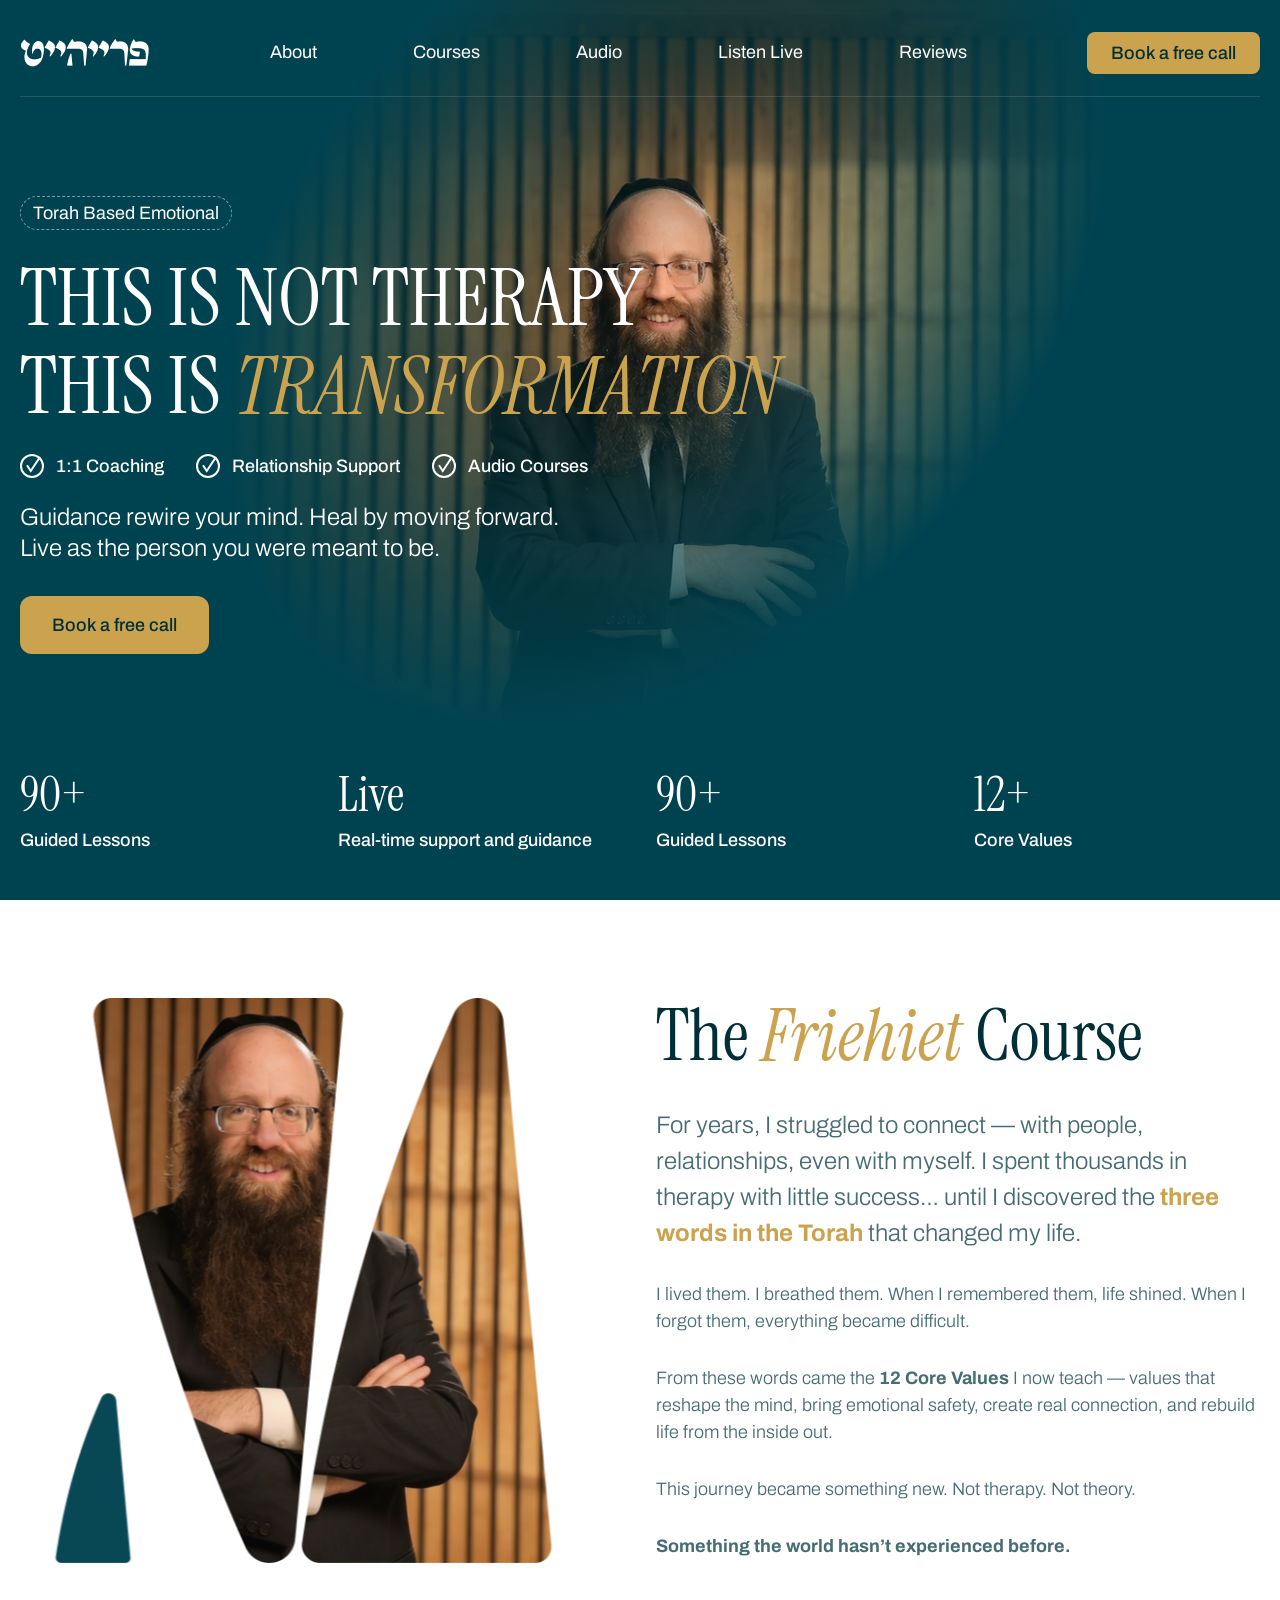
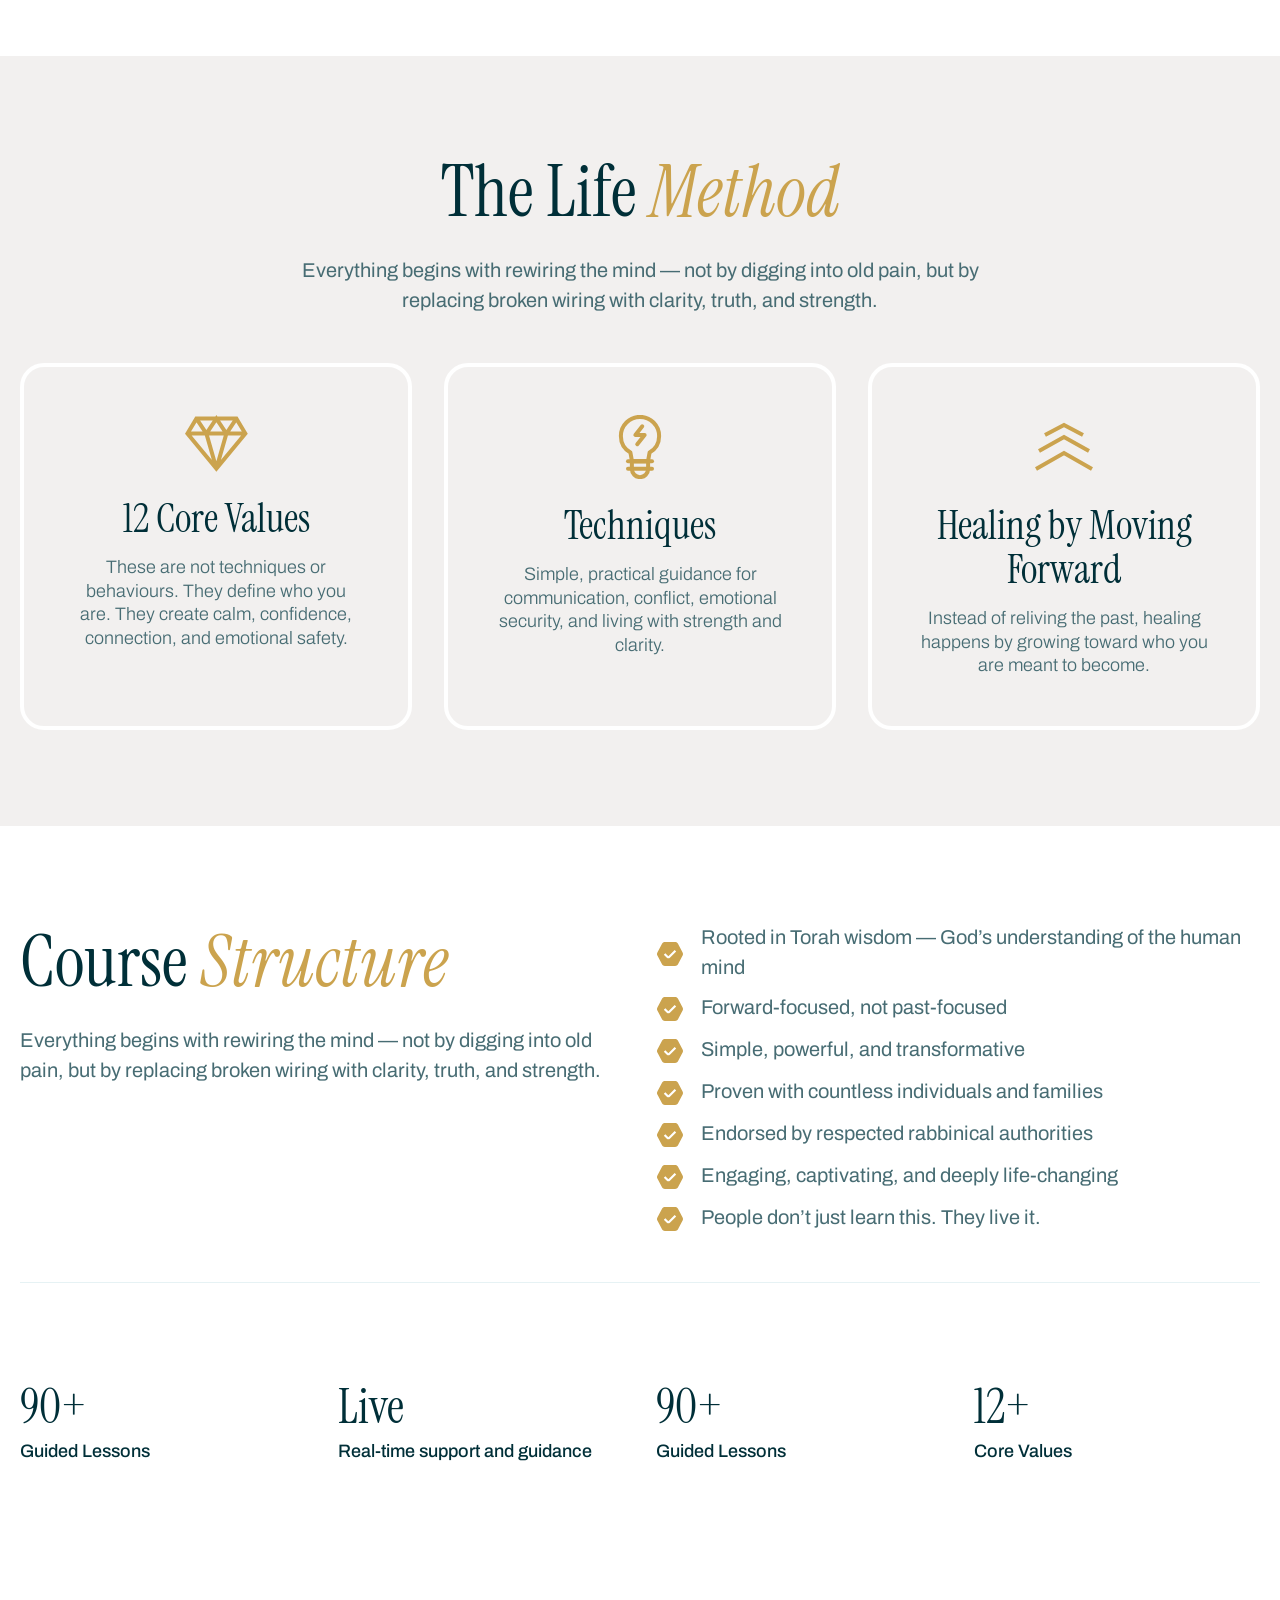
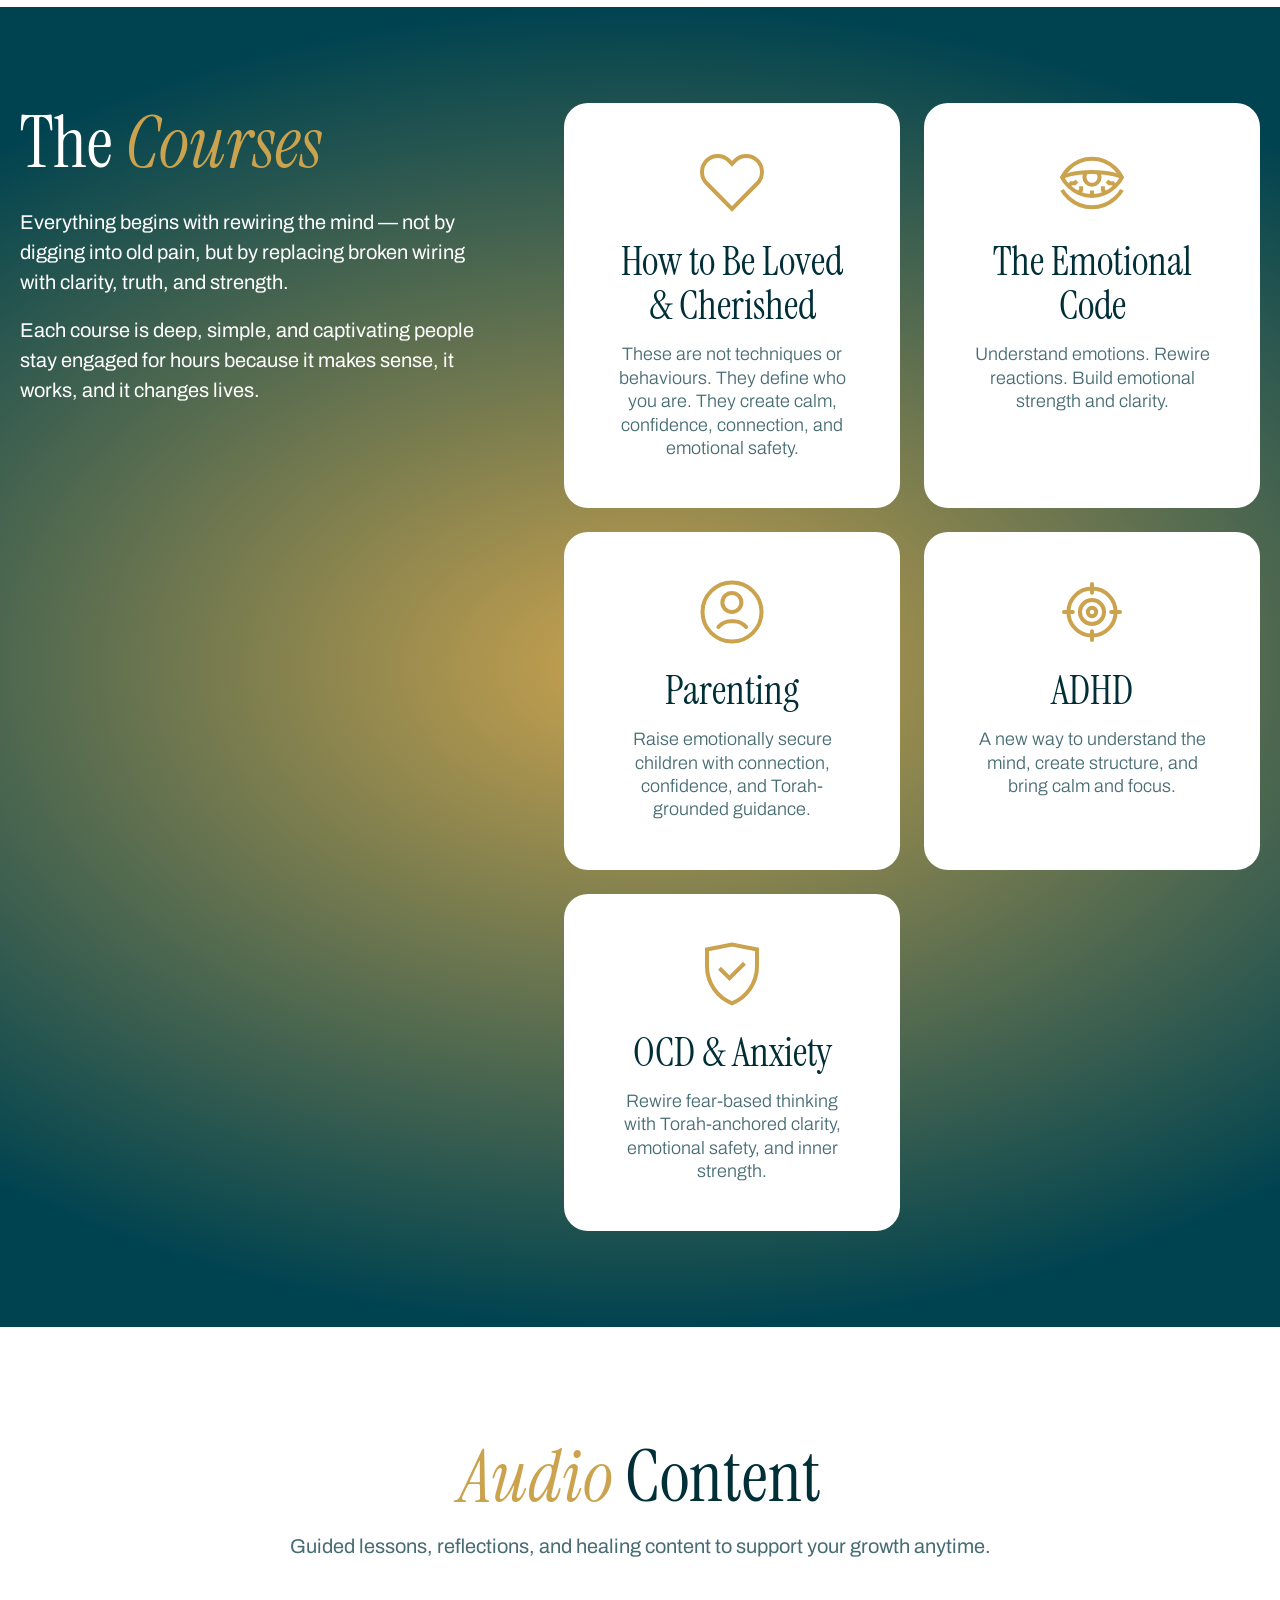
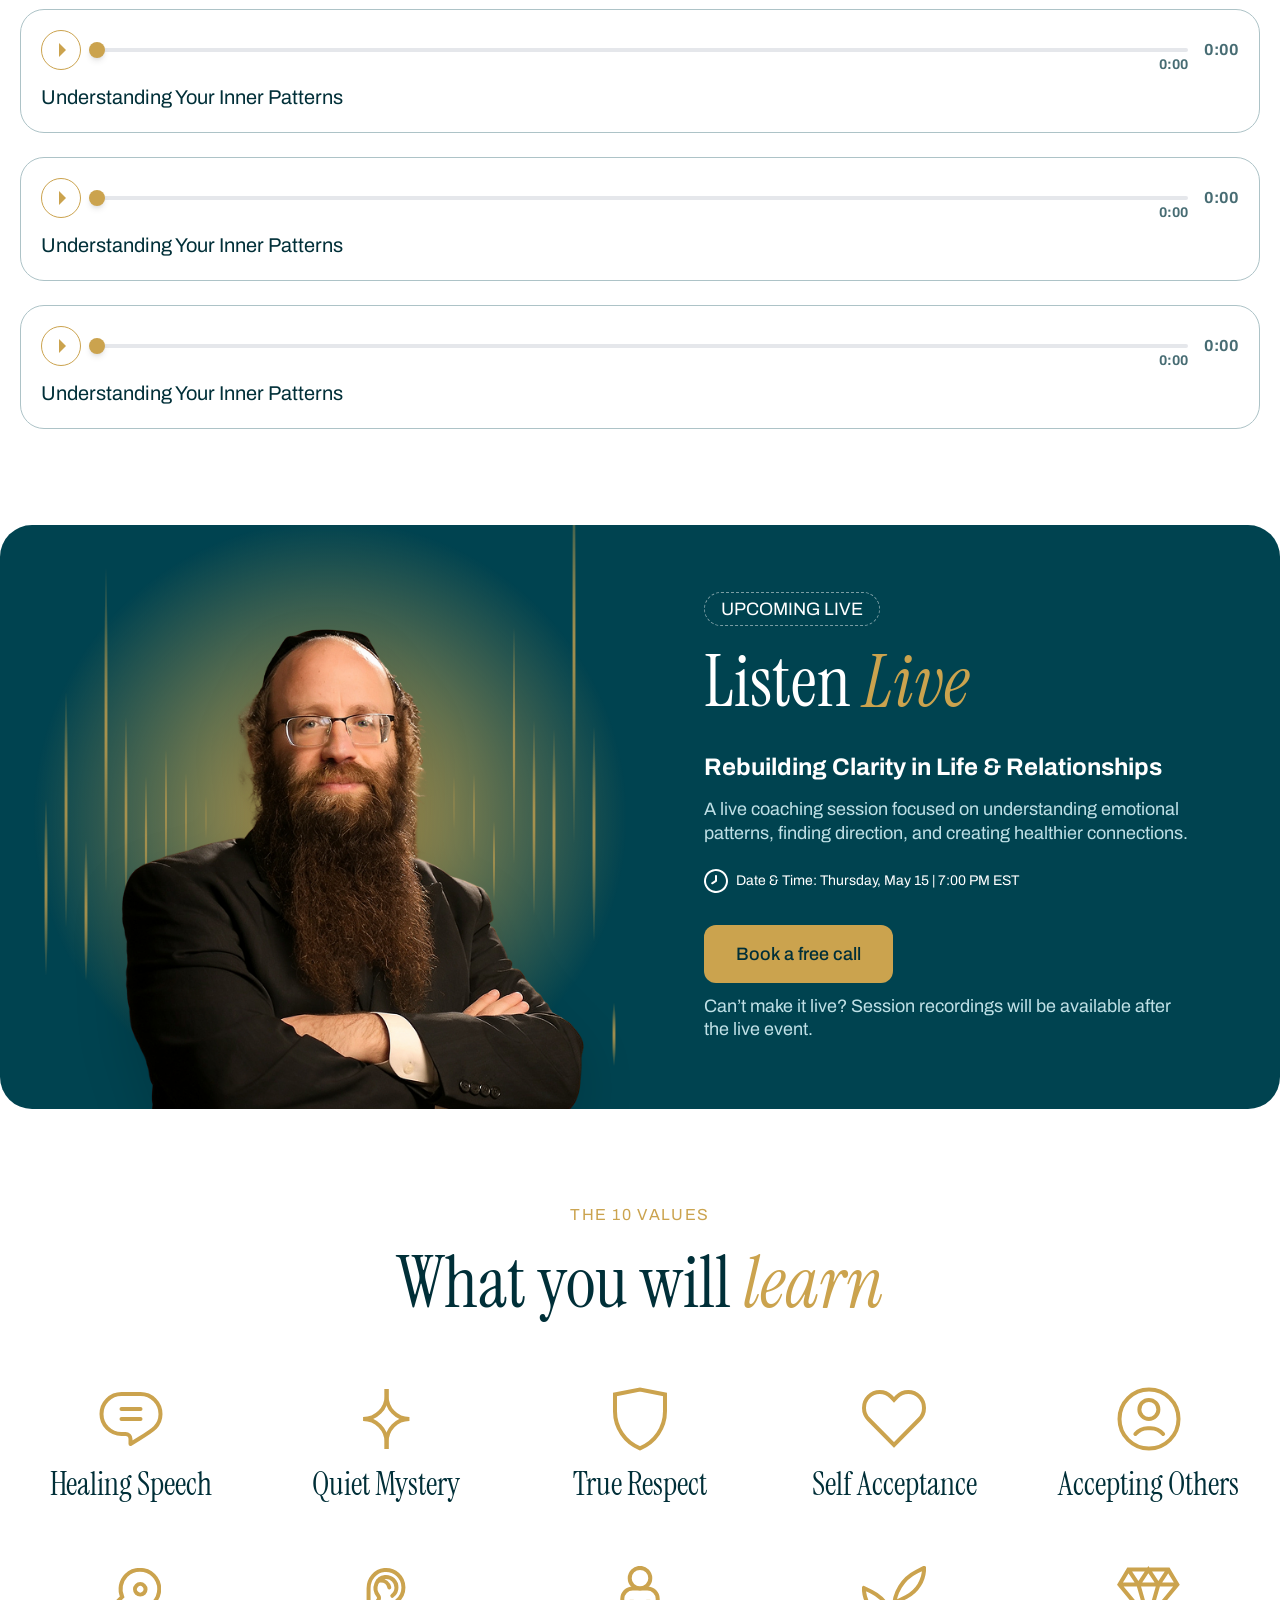
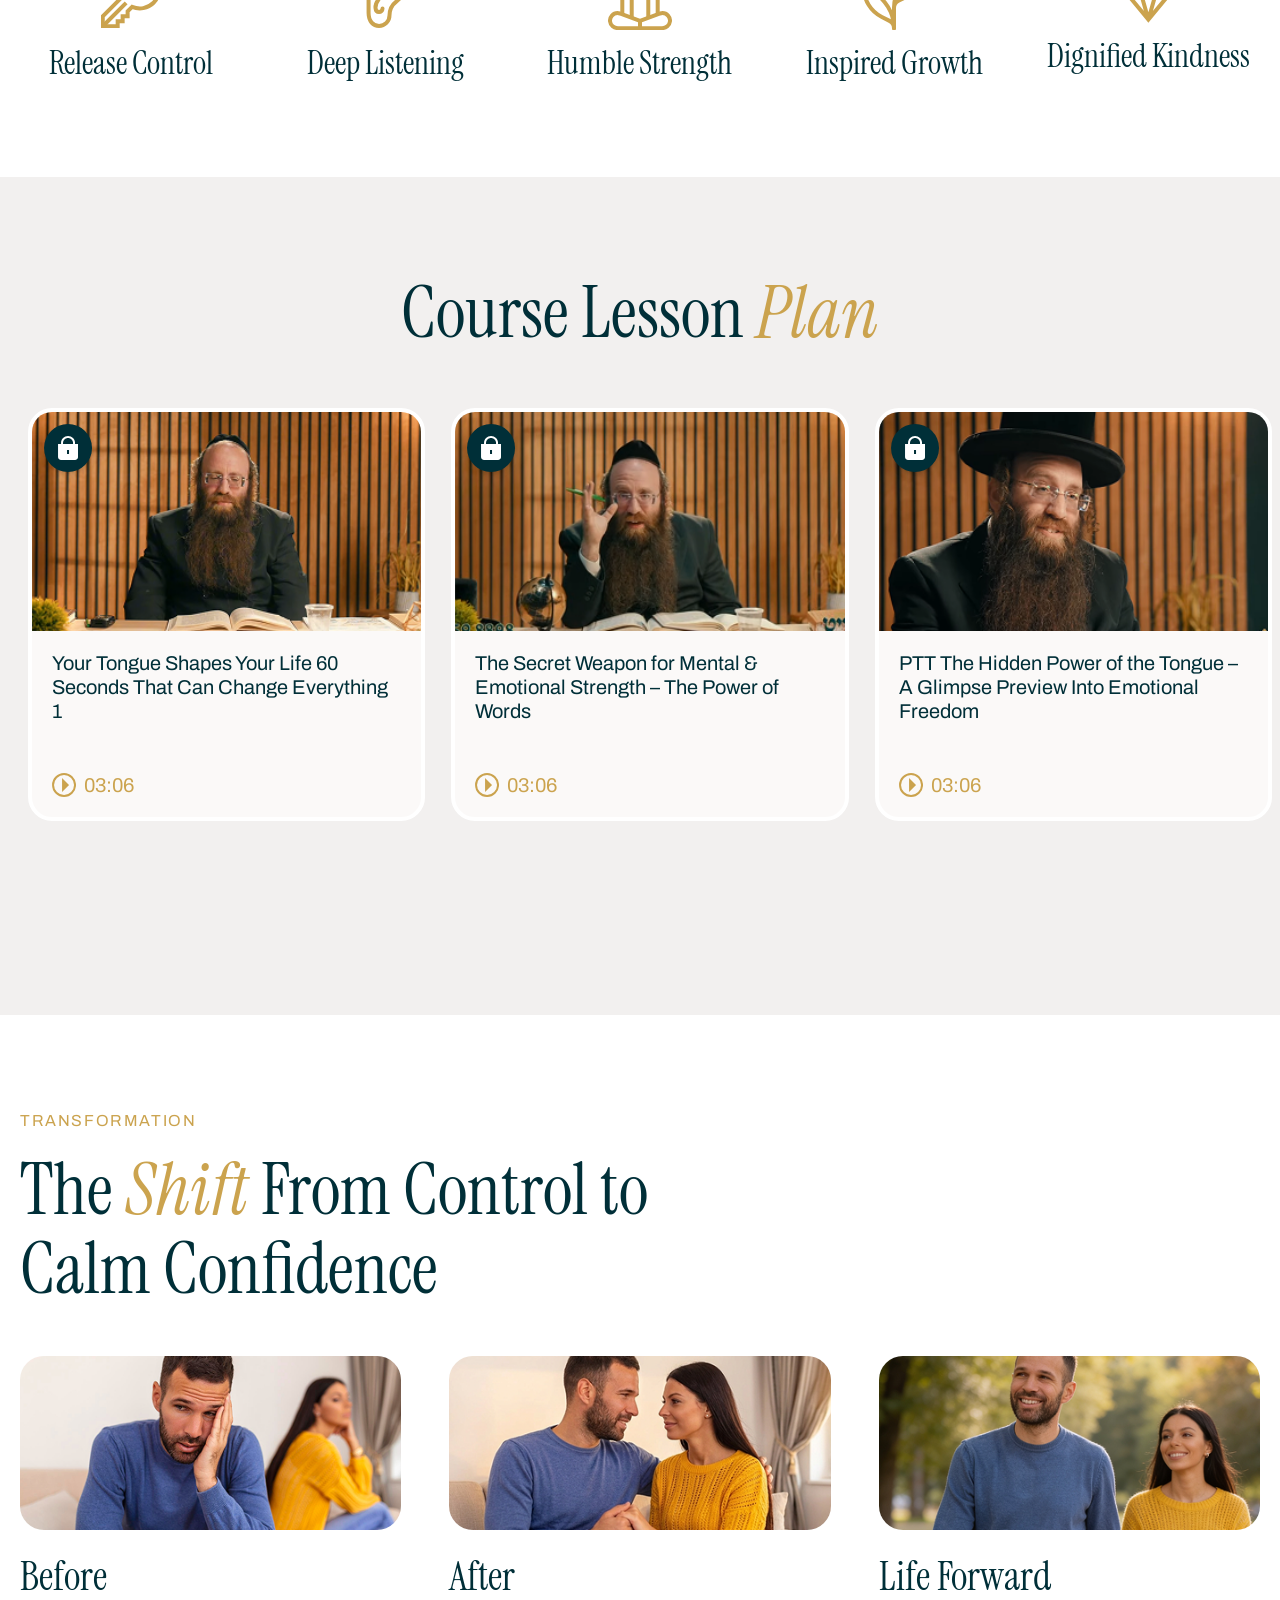
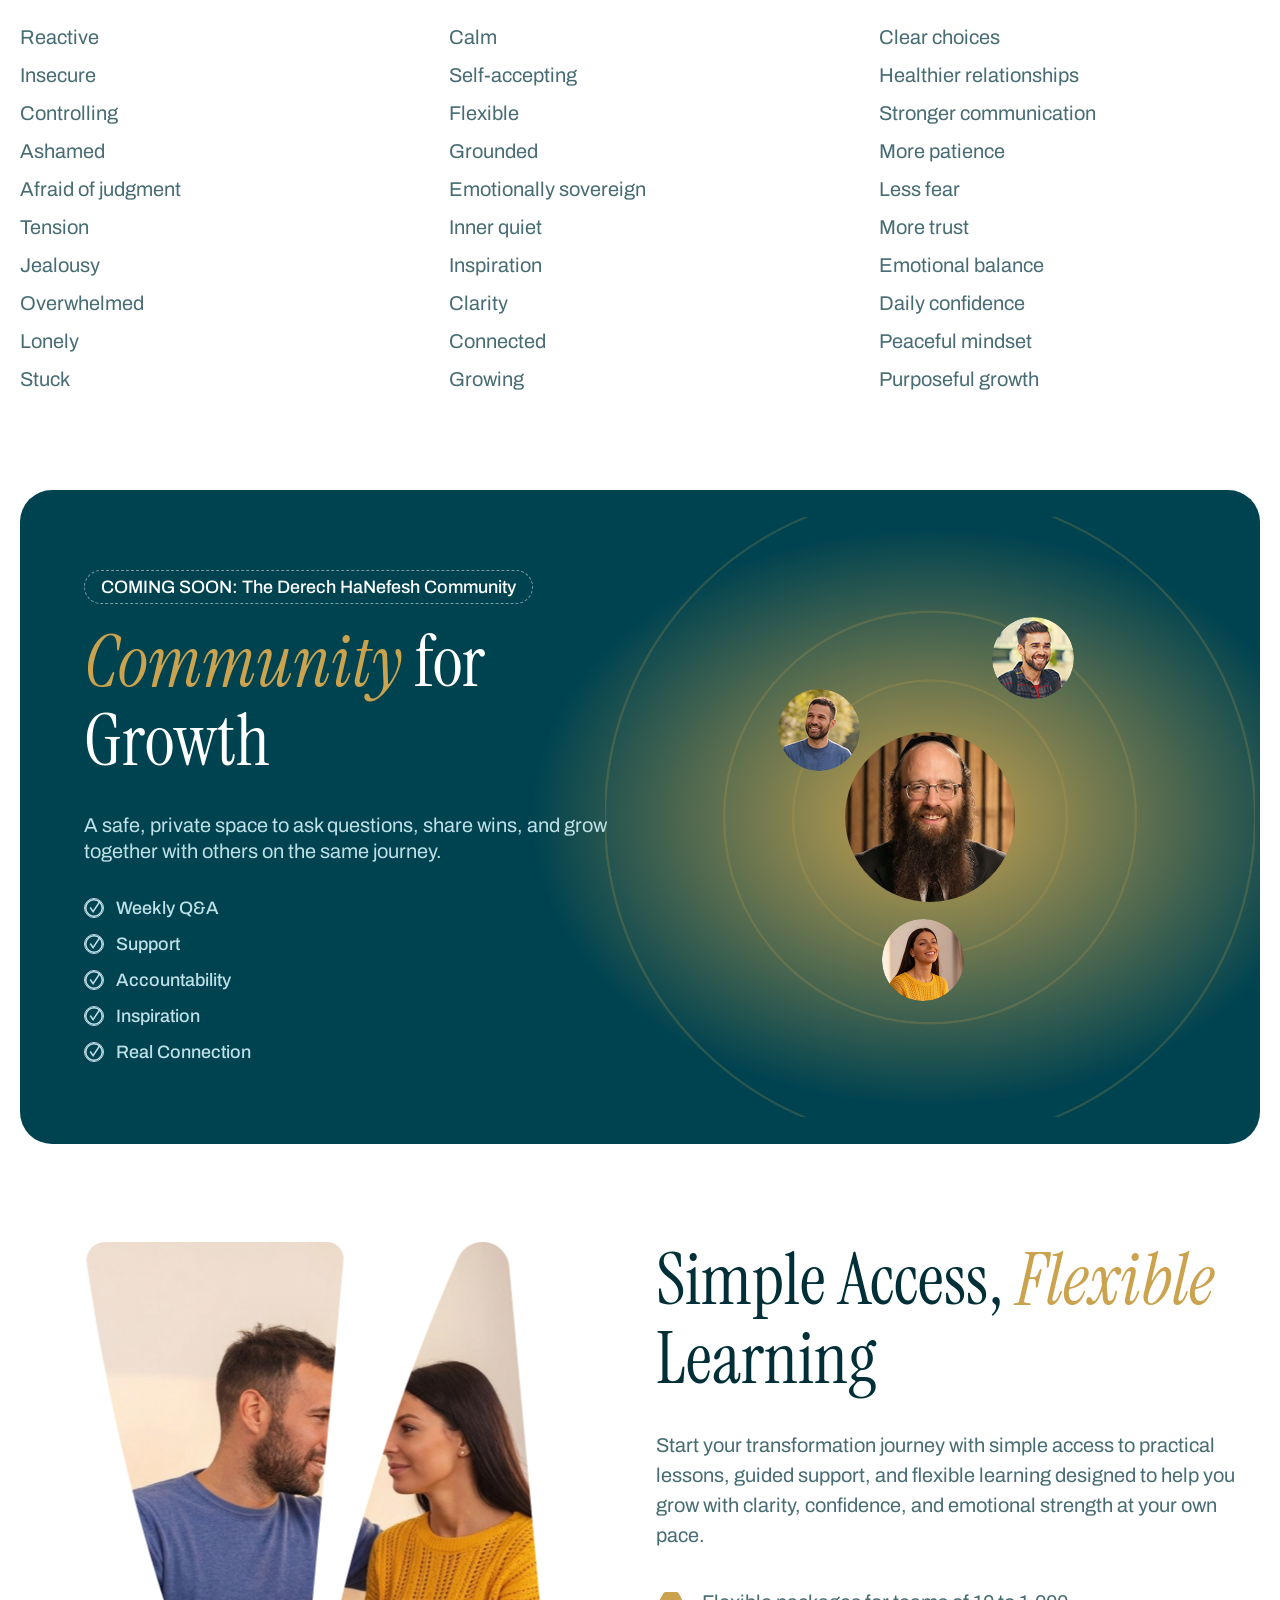
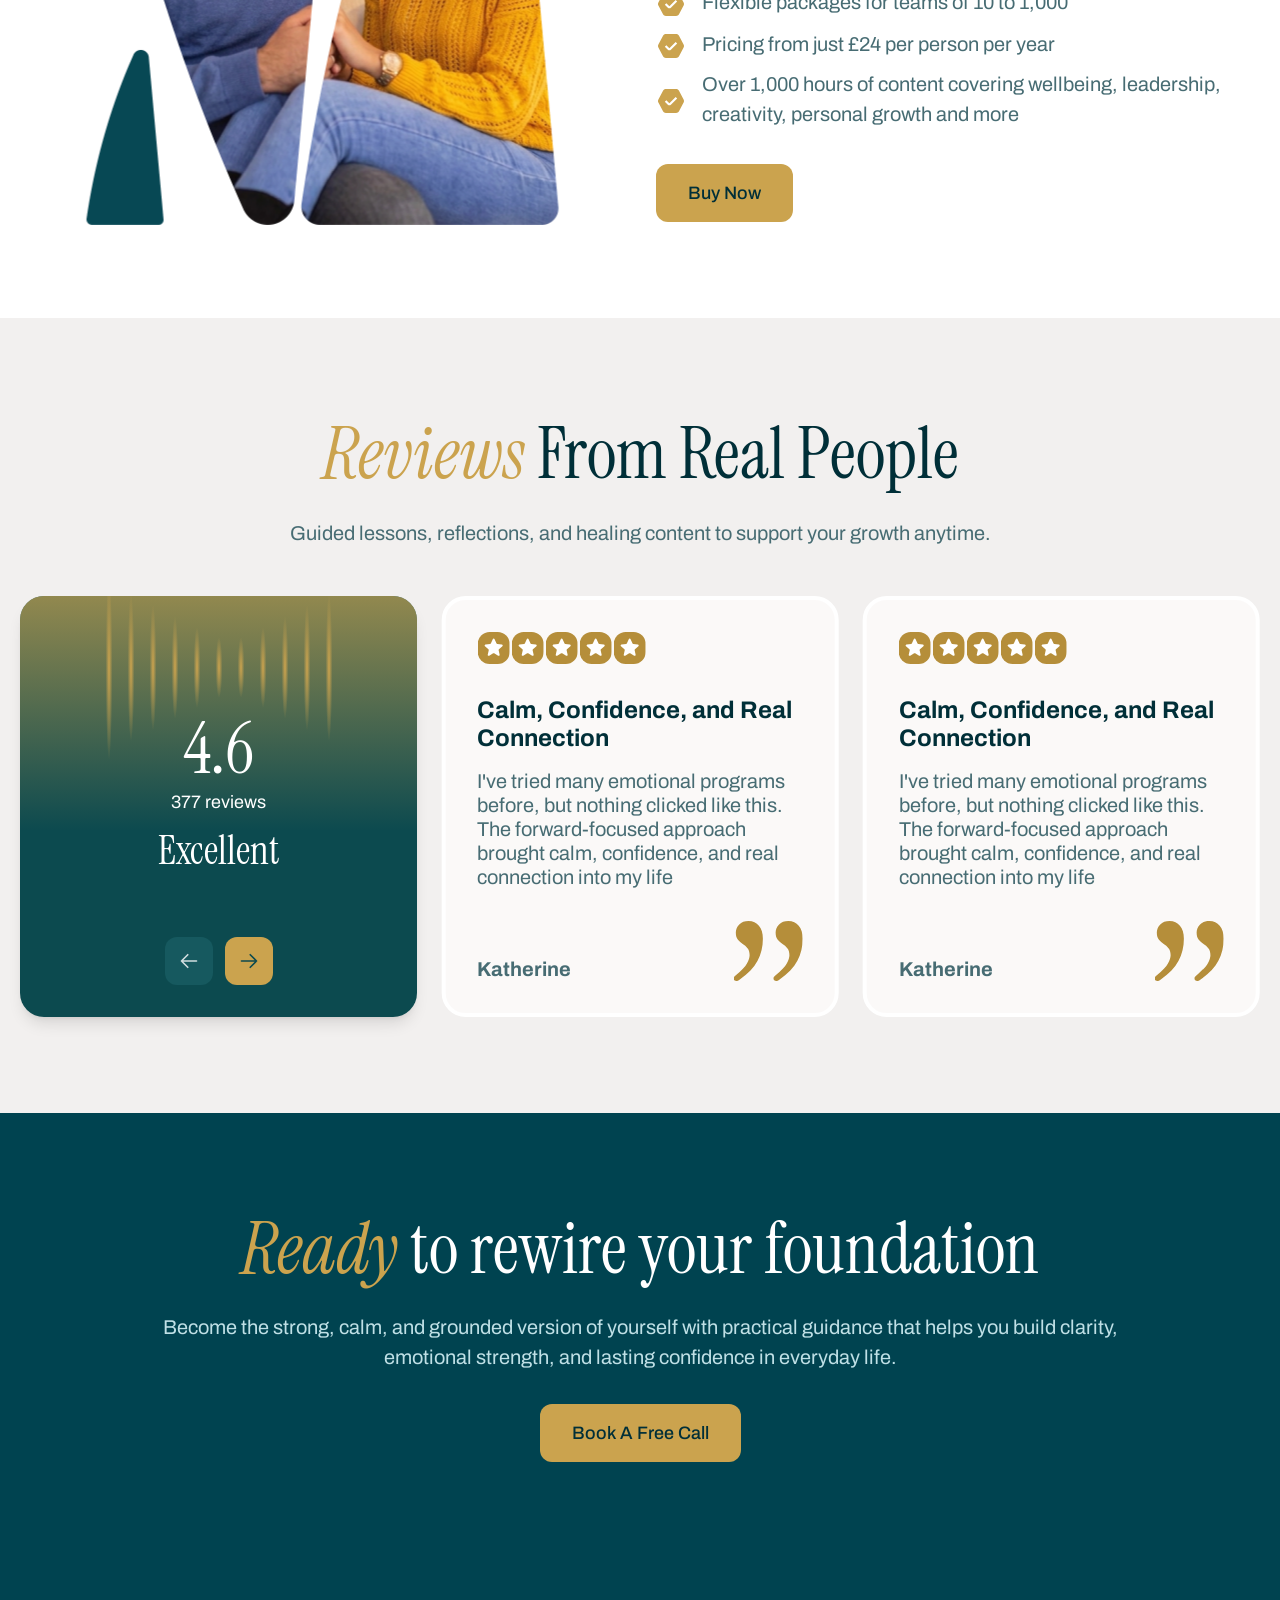
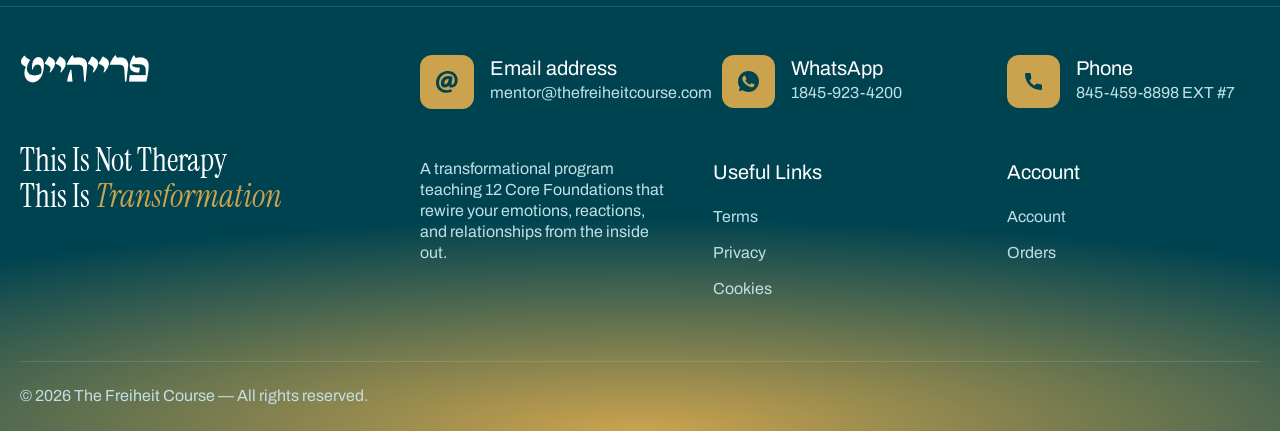
<file: index.html>
<!doctype html>
<html lang="en">

<head>
  <meta charset="UTF-8" />
  <meta name="viewport" content="width=device-width, initial-scale=1.0" />
  <title>The Friehiet Course</title>
  <link rel="stylesheet" href="assets/css/splide.min.css" />
  <link rel="stylesheet" href="assets/css/style.css" />
</head>

<body>

  <!-- HERO WRAPPER -->
  <section class="hero-section relative w-full overflow-hidden bg-cover bg-center text-white"
    style="background-image: url('assets/images/hero-person.webp');">

    <!-- Radial Gradient Overlay -->
    <div class="absolute inset-0 z-0"
      style="background: url('assets/images/radial-gradient.svg') center/cover no-repeat;">
    </div>

    <!-- FULL HEIGHT LAYOUT -->
    <div class="relative z-10 min-h-screen flex flex-col">

      <!-- =========================
         HEADER
    ========================== -->
      <header class="hero-header">
        <div class="hero-container px-6 py-8">

          <nav class="custom-navbar border-b border-white/12 pb-5.5">

            <div class="logo max-w-32.5">
              <a href="index.html">
                <img src="assets/images/logo.png" alt="logo" />
              </a>
            </div>

            <!-- Desktop Menu -->
            <div class="nav-links">
              <ul>

                <li>
                  <a href="#" class="gsap-text-hover">
                    <span class="gsap-text-hover-inner">
                      <span class="text">About</span>
                      <span class="text-hover">About</span>
                    </span>
                  </a>
                </li>

                <li>
                  <a href="#" class="gsap-text-hover">
                    <span class="gsap-text-hover-inner">
                      <span class="text">Courses</span>
                      <span class="text-hover">Courses</span>
                    </span>
                  </a>
                </li>

                <li>
                  <a href="#" class="gsap-text-hover">
                    <span class="gsap-text-hover-inner">
                      <span class="text">Audio</span>
                      <span class="text-hover">Audio</span>
                    </span>
                  </a>
                </li>

                <li>
                  <a href="#" class="gsap-text-hover">
                    <span class="gsap-text-hover-inner">
                      <span class="text">Listen Live</span>
                      <span class="text-hover">Listen Live</span>
                    </span>
                  </a>
                </li>

                <li>
                  <a href="#" class="gsap-text-hover">
                    <span class="gsap-text-hover-inner">
                      <span class="text">Reviews</span>
                      <span class="text-hover">Reviews</span>
                    </span>
                  </a>
                </li>

              </ul>
            </div>

            <!-- Right Side -->
            <div class="nav-actions gsap-text-hover">

              <a href="#" class="call-btn">
                <span class="gsap-text-hover-inner">
                  <span class="text">Book a free call</span>
                  <span class="text-hover">Book a free call</span>
                </span>
              </a>

              <!-- Hamburger -->
              <button class="menu-toggle" id="menuToggle">
                <span></span>
                <span></span>
                <span></span>
              </button>

            </div>

            <!-- Mobile Menu -->
            <div class="mobile-menu" id="mobileMenu">
              <ul>
                <li><a href="#">About</a></li>
                <li><a href="#">Courses</a></li>
                <li><a href="#">Audio</a></li>
                <li><a href="#">Listen Live</a></li>
                <li><a href="#">Reviews</a></li>
              </ul>
            </div>

          </nav>

        </div>
      </header>

      <!-- =========================
         HERO BANNER
    ========================== -->
      <section class="hero-banner flex-1 flex items-center">

        <div class="hero-container mx-auto px-6 w-full">

          <div class="max-w-200">

            <span
              class="badge inline-block border border-dashed border-white/48 rounded-full px-2 sm:px-3 py-1 font-archivo text-sm sm:text-base md:text-lg font-normal leading-6 mb-6 w-fit">
              Torah Based Emotional
            </span>

            <h1
              class="hero-title font-instrument text-[36px] sm:text-[50px] md:text-[80px] font-normal leading-[110%] text-white uppercase mb-6">
              THIS IS NOT THERAPY <br />
              THIS IS
              <span class="instrument-font-italic text-secondary">
                TRANSFORMATION
              </span>
            </h1>

            <!-- Features -->
            <div
              class="flex flex-col sm:flex-row gap-3 sm:gap-5 md:gap-8 mb-6 text-sm sm:text-base md:text-lg font-medium leading-6">

              <div class="flex items-center gap-3">
                <span>
                  <svg xmlns="http://www.w3.org/2000/svg" width="24" height="24" viewBox="0 0 24 24" fill="none">
                    <rect x="1" y="1" width="22" height="22" rx="11" stroke="white" stroke-width="2" />
                    <path d="M7 11.3125L10.7557 17L20 3" stroke="white" stroke-width="2" />
                  </svg>
                </span>
                1:1 Coaching
              </div>

              <div class="flex items-center gap-3">
                <span>
                  <svg xmlns="http://www.w3.org/2000/svg" width="24" height="24" viewBox="0 0 24 24" fill="none">
                    <rect x="1" y="1" width="22" height="22" rx="11" stroke="white" stroke-width="2" />
                    <path d="M7 11.3125L10.7557 17L20 3" stroke="white" stroke-width="2" />
                  </svg>
                </span>
                Relationship Support
              </div>

              <div class="flex items-center gap-3">
                <span>
                  <svg xmlns="http://www.w3.org/2000/svg" width="24" height="24" viewBox="0 0 24 24" fill="none">
                    <rect x="1" y="1" width="22" height="22" rx="11" stroke="white" stroke-width="2" />
                    <path d="M7 11.3125L10.7557 17L20 3" stroke="white" stroke-width="2" />
                  </svg>
                </span>
                Audio Courses
              </div>

            </div>

            <p class="text-lg md:text-2xl text-white font-light leading-[130%] max-w-138.75 mb-8">
              Guidance rewire your mind. Heal by moving forward.
              Live as the person you were meant to be.
            </p>

            <a href="#"
              class="gsap-text-hover px-5 sm:px-8 py-2 sm:py-3.75 rounded-xl bg-secondary text-primary text-base sm:text-lg font-medium transition duration-300 w-fit">

              <span class="gsap-text-hover-inner">
                <span class="text">Book a free call</span>
                <span class="text-hover">Book a free call</span>
              </span>

            </a>

          </div>

        </div>

      </section>

      <!-- =========================
         STATS SECTION
    ========================== -->
      <section class="hero-stats">

        <div class="hero-container grid grid-cols-2 md:grid-cols-4 gap-8 py-8 md:py-12 px-6">

          <div class="stat-item">
            <div class="stat-number text-[48px] font-normal leading-[110%] font-instrument mb-1.5">
              90+
            </div>

            <div class="stat-text text-sm sm:text-lg font-archivo font-medium leading-6">
              Guided Lessons
            </div>
          </div>

          <div class="stat-item">
            <div class="stat-number text-[48px] font-normal leading-[110%] font-instrument mb-1.5">
              Live
            </div>

            <div class="stat-text text-sm sm:text-lg font-archivo font-medium leading-6">
              Real-time support and guidance
            </div>
          </div>

          <div class="stat-item">
            <div class="stat-number text-[48px] font-normal leading-[110%] font-instrument mb-1.5">
              90+
            </div>

            <div class="stat-text text-sm sm:text-lg font-archivo font-medium leading-6">
              Guided Lessons
            </div>
          </div>

          <div class="stat-item">
            <div class="stat-number text-[48px] font-normal leading-[110%] font-instrument mb-1.5">
              12+
            </div>

            <div class="stat-text text-sm sm:text-lg font-archivo font-medium leading-6">
              Core Values
            </div>
          </div>

        </div>

      </section>

    </div>
  </section>

  <!-- About section -->
<section class="py-10 md:py-24">
  <div class="container">

    <div class="grid lg:grid-cols-2 gap-5 lg:gap-8 items-stretch">

      <!-- left side content -->
      <div class="h-full about-image">
        <img
          src="assets/images/person-left.png"
          alt="person"
          class="w-full h-full object-cover" />
      </div>

      <!-- right side content -->
      <div class="h-full flex flex-col justify-center">

        <div>
          <h2
            class="text-[45px] sm:text-[54px] md:text-[72px] font-instrument font-normal text-primary leading-[110%] mb-8">
            The
            <span class="instrument-font-italic text-secondary">Friehiet</span>
            Course
          </h2>

          <p class="text-gray text-xl sm:text-2xl font-light leading-[150%]">
            For years, I struggled to connect — with people, relationships,
            even with myself. I spent thousands in therapy with little
            success… until I discovered the
            <strong class="text-secondary font-bold">three words in the Torah</strong>
            that changed my life.
          </p>

          <p class="text-gray text-[16px] sm:text-lg font-light leading-[150%]">
            <span class="mt-4 sm:mt-7.5 block">
              I lived them. I breathed them. When I remembered them, life
              shined. When I forgot them, everything became difficult.
            </span>

            <span class="mt-4 sm:mt-7.5 block">
              From these words came the
              <strong class="font-bold">12 Core Values</strong> I now teach —
              values that reshape the mind, bring emotional safety, create
              real connection, and rebuild life from the inside out.
            </span>

            <span class="mt-4 sm:mt-7.5 block">
              This journey became something new. Not therapy. Not theory.
            </span>

            <span class="mt-4 sm:mt-7.5 font-bold block">
              Something the world hasn’t experienced before.
            </span>
          </p>
        </div>

      </div>

    </div>

  </div>
</section>


  <!-- Life method section -->
  <section class="bg-offwhite py-10 md:py-24">
    <div class="container">
      <div class="section-heading max-w-183.75 mx-auto text-center mb-12">
        <h2
          class="font-instrument text-[45px] sm:text-[54px] md:text-[72px] text-primary font-normal leading-12 md:leading-[110%]">
          The Life
          <span class="text-secondary instrument-font-italic">Method</span>
        </h2>

        <p class="text-gray text-[16px] sm:text-xl font-normal leading-[150%] mt-6">
          Everything begins with rewiring the mind — not by digging into old
          pain, but by replacing broken wiring with clarity, truth, and
          strength.
        </p>
      </div>

      <!-- method cards -->
      <div class="structure-card-wrap flex flex-col md:flex-row gap-6 lg:gap-8 items-stretch">

        <!-- card 1 -->
        <div class="structure-single-card flex-1">
          <div
            class="h-full flex flex-col items-center text-center p-8 lg:p-12 rounded-3xl border-4 border-white  transition duration-600">

            <!-- magnetic image -->
            <div class="mb-6 magnet-item">
              <img src="assets/images/Diamond.svg" alt="diamonds" class="will-change-transform" />
            </div>

            <h3 class="font-instrument text-[40px] text-primary font-normal leading-[110%] mb-4">
              12 Core Values
            </h3>

            <p class="text-lg font-light leading-[130%] text-gray">
              These are not techniques or behaviours. They define who you are.
              They create calm, confidence, connection, and emotional safety.
            </p>
          </div>
        </div>

        <!-- card 2 -->
        <div class="structure-single-card flex-1">
          <div
            class="h-full flex flex-col items-center text-center p-8 lg:p-12 rounded-3xl border-4 border-white  transition duration-600">

            <!-- magnetic image -->
            <div class="mb-6 magnet-item">
              <img src="assets/images/light-bulb.svg" alt="light-bulb" class="will-change-transform" />
            </div>

            <h3 class="font-instrument text-[40px] text-primary font-normal leading-[110%] mb-4">
              Techniques
            </h3>

            <p class="text-lg font-light leading-[130%] text-gray">
              Simple, practical guidance for communication, conflict,
              emotional security, and living with strength and clarity.
            </p>
          </div>
        </div>

        <!-- card 3 -->
        <div class="structure-single-card flex-1">
          <div
            class="h-full flex flex-col items-center text-center p-8 lg:p-12 rounded-3xl border-4 border-white transition duration-600">

            <!-- magnetic image -->
            <div class="mb-6 magnet-item">
              <img src="assets/images/up-right-arrow.svg" alt="up-arrow" class="will-change-transform" />
            </div>

            <h3 class="font-instrument text-[40px] text-primary font-normal leading-[110%] mb-4">
              Healing by Moving Forward
            </h3>

            <p class="text-lg font-light leading-[130%] text-gray">
              Instead of reliving the past, healing happens by growing toward
              who you are meant to become.
            </p>
          </div>
        </div>

      </div>
    </div>
  </section>

  <!-- course structure section -->
  <section class="py-10 md:py-24">
    <div class="container">
      <div
        class="flex flex-col lg:flex-row gap-10 lg:gap-7.5 items-start pb-12 border-b border-[#E6F2F4] mb-4 sm:mb-12.5">
        <!-- left -->
        <div class="flex-1">
          <h2
            class="font-instrument text-[45px] sm:text-[54px] md:text-[72px] text-primary font-normal leading-[110%] mb-6">
            Course
            <span class="text-secondary instrument-font-italic">Structure</span>
          </h2>

          <p class="text-gray text-[16px] sm:text-xl font-normal leading-[150%] max-w-184">
            Everything begins with rewiring the mind — not by digging into old
            pain, but by replacing broken wiring with clarity, truth, and
            strength.
          </p>
        </div>

        <!-- right -->
        <div class="flex-1">
          <ul class="space-y-2 method-list">
            <li class="method-item flex items-center gap-4">
              <div class="shrink-0 mt-1">
                <div class="w-6 h-6 sm:w-full sm:h-full">
                  <img src="assets/images/checkmark.svg" alt="Checkmark">
                </div>
              </div>

              <span class="text-base sm:text-xl text-gray font-normal leading-[150%]">
                Rooted in Torah wisdom — God’s understanding of the human mind
              </span>
            </li>
            <li class="method-item flex items-center gap-4">
              <div class="shrink-0 mt-1">
                <div class="w-6 h-6 sm:w-full sm:h-full">
                  <img src="assets/images/checkmark.svg" alt="Checkmark">
                </div>
              </div>

              <span class="text-base sm:text-xl text-gray font-normal leading-[150%]">
                Forward-focused, not past-focused
              </span>
            </li>
            <li class="method-item flex items-center gap-4">
              <div class="shrink-0 mt-1">
                <div class="w-6 h-6 sm:w-full sm:h-full">
                  <img src="assets/images/checkmark.svg" alt="Checkmark">
                </div>
              </div>

              <span class="text-base sm:text-xl text-gray font-normal leading-[150%]">
                Simple, powerful, and transformative
              </span>
            </li>
            <li class="method-item flex items-center gap-4">
              <div class="shrink-0 mt-1">
                <div class="w-6 h-6 sm:w-full sm:h-full">
                  <img src="assets/images/checkmark.svg" alt="Checkmark">
                </div>
              </div>

              <span class="text-base sm:text-xl text-gray font-normal leading-[150%]">
                Proven with countless individuals and families
              </span>
            </li>
            <li class="method-item flex items-center gap-4">
              <div class="shrink-0 mt-1">
                <div class="w-6 h-6 sm:w-full sm:h-full">
                  <img src="assets/images/checkmark.svg" alt="Checkmark">
                </div>
              </div>

              <span class="text-base sm:text-xl text-gray font-normal leading-[150%]">
                Endorsed by respected rabbinical authorities
              </span>
            </li>
            <li class="method-item flex items-center gap-4">
              <div class="shrink-0 mt-1">
                <div class="w-6 h-6 sm:w-full sm:h-full">
                  <img src="assets/images/checkmark.svg" alt="Checkmark">
                </div>
              </div>

              <span class="text-base sm:text-xl text-gray font-normal leading-[150%]">
                Engaging, captivating, and deeply life-changing
              </span>
            </li>
            <li class="method-item flex items-center gap-4">
              <div class="shrink-0 mt-1">
                <div class="w-6 h-6 sm:w-full sm:h-full">
                  <img src="assets/images/checkmark.svg" alt="Checkmark">
                </div>
              </div>

              <span class="text-base sm:text-xl text-gray font-normal leading-[150%]">
                People don’t just learn this. They live it.
              </span>
            </li>
          </ul>
        </div>
      </div>

      <!-- Stats Footer -->
      <div class=" grid grid-cols-2 md:grid-cols-4 gap-8 py-0 sm:py-12  mt-0 sm:mt-12 z-20 relative stats text-primary">
        <div class="stat-item">
          <div class="text-[48px] font-normal leading-[110%] font-instrument mb-1.5">
            90+
          </div>
          <div class="text-sm sm:text-lg font-archivo font-medium leading-6">
            Guided Lessons
          </div>
        </div>

        <div class="stat-item">
          <div class="text-[48px] font-normal leading-[110%] font-instrument mb-1.5">
            Live
          </div>
          <div class="text-sm sm:text-lg font-archivo font-medium leading-6">
            Real-time support and guidance
          </div>
        </div>

        <div class="stat-item">
          <div class="text-[48px] font-normal leading-[110%] font-instrument mb-1.5">
            90+
          </div>
          <div class="text-sm sm:text-lg font-archivo font-medium leading-6">
            Guided Lessons
          </div>
        </div>

        <div class="stat-item">
          <div class="text-[48px] font-normal leading-[110%] font-instrument mb-1.5">
            12+
          </div>
          <div class="text-sm sm:text-lg font-archivo font-medium leading-6">
            Core Values
          </div>
        </div>
      </div>
    </div>
  </section>

  <!-- The courses section -->
  <section class="courses-section py-10 md:py-24" style="
        background-image: url('./assets/images/radianl-center.svg');
        background-repeat: no-repeat;
        background-size: cover;
        background-position: center;
      ">
    <div class="container">
      <div class="courses-wrapper flex flex-col xl:flex-row gap-12 xl:gap-16 items-start">
        <!-- LEFT -->
        <div class="courses-left section-heading xl:max-w-120">
          <h2
            class="font-instrument text-[45px] sm:text-[54px] md:text-[72px] text-white font-normal leading-[110%] mb-6">
            The
            <span class="text-secondary instrument-font-italic">Courses</span>
          </h2>

          <p class="text-white text-[16px] sm:text-xl font-normal leading-[150%] mt-4.5">
            Everything begins with rewiring the mind — not by digging into old
            pain, but by replacing broken wiring with clarity, truth, and
            strength.

            <span class="block mt-4.5">
              Each course is deep, simple, and captivating people stay engaged
              for hours because it makes sense, it works, and it changes
              lives.
            </span>
          </p>
        </div>

        <!-- RIGHT -->
        <div class="courses-right flex-1 grid grid-cols-1 md:grid-cols-2 gap-6 w-full">
          <!-- CARD -->
          <div
            class="course-card flex flex-col items-center text-center p-4 sm:p-8 lg:p-12 rounded-3xl bg-white h-full">
            <div class="mb-6">
              <img src="assets/images/heart.svg" alt="heart" />
            </div>

            <h3 class="font-instrument text-[32px] md:text-[40px] text-primary font-normal leading-[110%] mb-4">
              How to Be Loved & Cherished
            </h3>

            <p class="text-lg font-light leading-[130%] text-gray">
              These are not techniques or behaviours. They define who you are.
              They create calm, confidence, connection, and emotional safety.
            </p>
          </div>

          <!-- CARD -->
          <div
            class="course-card flex flex-col items-center text-center p-4 sm:p-8 lg:p-12 rounded-3xl bg-white h-full">
            <div class="mb-6">
              <img src="assets/images/eye.svg" alt="eye" />
            </div>

            <h3 class="font-instrument text-[32px] md:text-[40px] text-primary font-normal leading-[110%] mb-4">
              The Emotional Code
            </h3>

            <p class="text-lg font-light leading-[130%] text-gray">
              Understand emotions. Rewire reactions. Build emotional strength
              and clarity.
            </p>
          </div>

          <!-- CARD -->
          <div
            class="course-card flex flex-col items-center text-center p-4 sm:p-8 lg:p-12 rounded-3xl bg-white h-full">
            <div class="mb-6">
              <img src="assets/images/user.svg" alt="user" />
            </div>

            <h3 class="font-instrument text-[32px] md:text-[40px] text-primary font-normal leading-[110%] mb-4">
              Parenting
            </h3>

            <p class="text-lg font-light leading-[130%] text-gray">
              Raise emotionally secure children with connection, confidence,
              and Torah-grounded guidance.
            </p>
          </div>

          <!-- CARD -->
          <div
            class="course-card flex flex-col items-center text-center p-4 sm:p-8 lg:p-12 rounded-3xl bg-white h-full">
            <div class="mb-6">
              <img src="assets/images/mission.svg" alt="mission" />
            </div>

            <h3 class="font-instrument text-[32px] md:text-[40px] text-primary font-normal leading-[110%] mb-4">
              ADHD
            </h3>

            <p class="text-lg font-light leading-[130%] text-gray">
              A new way to understand the mind, create structure, and bring
              calm and focus.
            </p>
          </div>

          <!-- CARD -->
          <div
            class="course-card flex flex-col items-center text-center p-4 sm:p-8 lg:p-12 rounded-3xl bg-white h-full">
            <div class="mb-6">
              <img src="assets/images/shield.svg" alt="shield" />
            </div>

            <h3 class="font-instrument text-[32px] md:text-[40px] text-primary font-normal leading-[110%] mb-4">
              OCD & Anxiety
            </h3>

            <p class="text-lg font-light leading-[130%] text-gray">
              Rewire fear-based thinking with Torah-anchored clarity,
              emotional safety, and inner strength.
            </p>
          </div>
        </div>
      </div>
    </div>
  </section>


  <!-- Audio play section -->
  <section class="py-10 md:py-24">

    <div class="container">

      <div class="section-heading max-w-183.75 mx-auto text-center mb-12">

        <h2 class="font-instrument text-[45px] sm:text-[54px] md:text-[72px] text-primary font-normal leading-110%">

          <span class="text-secondary instrument-font-italic">Audio</span>
          Content

        </h2>

        <p class="text-gray text-[16px] sm:text-xl font-normal leading-[150%]">
          Guided lessons, reflections, and healing content to support your growth anytime.
        </p>

      </div>


      <!-- audio play area -->
      <div class="space-y-6">

        <!-- ITEM 1 -->
        <div class="audio-item bg-white border border-[#ADC3C7] rounded-2xl sm:rounded-3xl p-3 sm:p-5">

          <audio class="audio" src="assets/audios/Alan Walker - Faded.mp3"></audio>

          <div class="flex items-center gap-4">

            <!-- PLAY BUTTON -->
            <button
              class="play-btn w-10 h-10 rounded-full border border-secondary flex items-center justify-center shrink-0">

              <!-- PLAY ICON -->
              <svg class="icon-play" xmlns="http://www.w3.org/2000/svg" width="24" height="24" viewBox="0 0 24 24"
                fill="none">
                <path d="M17 12L10 5V19L17 12Z" fill="#CBA34E" />
              </svg>

              <!-- PAUSE ICON -->
              <svg class="icon-pause hidden" xmlns="http://www.w3.org/2000/svg" width="24" height="24"
                viewBox="0 0 24 24" fill="none">
                <path d="M6 5h4v14H6V5zm8 0h4v14h-4V5z" fill="#CBA34E" />
              </svg>

            </button>


            <!-- PROGRESS -->
            <div class="flex-1 relative h-10 flex items-center">

              <div
                class="progress-wrapper w-full h-1 bg-gray-200 rounded-full overflow-visible cursor-pointer relative">

                <!-- progress -->
                <div class="progress h-full bg-secondary rounded-full w-0"></div>

                <!-- draggable thumb -->
                <div
                  class="progress-thumb absolute top-1/2 left-0 -translate-x-1/2 -translate-y-1/2 w-4 h-4 rounded-full bg-secondary shadow-md cursor-pointer">
                </div>

              </div>

              <!-- current time -->
              <span class="time absolute right-0 text-gray text-[12px] sm:text-sm font-bold leading-[150%] top-6">
                0:00
              </span>

            </div>

            <!-- duration -->
            <div class="duration text-gray text-sm sm:text-[16px] font-bold leading-[150%] text-right shrink-0">
              0:00
            </div>

          </div>

          <h4 class="mt-3 text-sm sm:text-[16px] md:text-xl font-normal text-primary leading-[150%]">
            Understanding Your Inner Patterns
          </h4>

        </div>


        <!-- ITEM 2 -->
        <div class="audio-item bg-white border border-[#ADC3C7] rounded-2xl sm:rounded-3xl p-3 sm:p-5">

          <audio class="audio" src="assets/audios/Alan Walker - Faded.mp3"></audio>

          <div class="flex items-center gap-4">

            <!-- PLAY BUTTON -->
            <button
              class="play-btn w-10 h-10 rounded-full border border-secondary flex items-center justify-center shrink-0">

              <!-- PLAY ICON -->
              <svg class="icon-play" xmlns="http://www.w3.org/2000/svg" width="24" height="24" viewBox="0 0 24 24"
                fill="none">
                <path d="M17 12L10 5V19L17 12Z" fill="#CBA34E" />
              </svg>

              <!-- PAUSE ICON -->
              <svg class="icon-pause hidden" xmlns="http://www.w3.org/2000/svg" width="24" height="24"
                viewBox="0 0 24 24" fill="none">
                <path d="M6 5h4v14H6V5zm8 0h4v14h-4V5z" fill="#CBA34E" />
              </svg>

            </button>


            <!-- PROGRESS -->
            <div class="flex-1 relative h-10 flex items-center">

              <div
                class="progress-wrapper w-full h-1 bg-gray-200 rounded-full overflow-visible cursor-pointer relative">

                <!-- progress -->
                <div class="progress h-full bg-secondary rounded-full w-0"></div>

                <!-- draggable thumb -->
                <div
                  class="progress-thumb absolute top-1/2 left-0 -translate-x-1/2 -translate-y-1/2 w-4 h-4 rounded-full bg-secondary shadow-md cursor-pointer">
                </div>

              </div>

              <!-- current time -->
              <span class="time absolute right-0 text-gray text-[12px] sm:text-sm font-bold leading-[150%] top-6">
                0:00
              </span>

            </div>

            <!-- duration -->
            <div class="duration text-gray text-sm sm:text-[16px] font-bold leading-[150%] text-right shrink-0">
              0:00
            </div>

          </div>

          <h4 class="mt-3 text-sm sm:text-[16px] md:text-xl font-normal text-primary leading-[150%]">
            Understanding Your Inner Patterns
          </h4>

        </div>


        <!-- ITEM 3 -->
        <div class="audio-item bg-white border border-[#ADC3C7] rounded-2xl sm:rounded-3xl p-3 sm:p-5">

          <audio class="audio" src="assets/audios/Alan Walker - Faded.mp3"></audio>

          <div class="flex items-center gap-4">

            <!-- PLAY BUTTON -->
            <button
              class="play-btn w-10 h-10 rounded-full border border-secondary flex items-center justify-center shrink-0">

              <!-- PLAY ICON -->
              <svg class="icon-play" xmlns="http://www.w3.org/2000/svg" width="24" height="24" viewBox="0 0 24 24"
                fill="none">
                <path d="M17 12L10 5V19L17 12Z" fill="#CBA34E" />
              </svg>

              <!-- PAUSE ICON -->
              <svg class="icon-pause hidden" xmlns="http://www.w3.org/2000/svg" width="24" height="24"
                viewBox="0 0 24 24" fill="none">
                <path d="M6 5h4v14H6V5zm8 0h4v14h-4V5z" fill="#CBA34E" />
              </svg>

            </button>


            <!-- PROGRESS -->
            <div class="flex-1 relative h-10 flex items-center">

              <div
                class="progress-wrapper w-full h-1 bg-gray-200 rounded-full overflow-visible cursor-pointer relative">

                <!-- progress -->
                <div class="progress h-full bg-secondary rounded-full w-0"></div>

                <!-- draggable thumb -->
                <div
                  class="progress-thumb absolute top-1/2 left-0 -translate-x-1/2 -translate-y-1/2 w-4 h-4 rounded-full bg-secondary shadow-md cursor-pointer">
                </div>

              </div>

              <!-- current time -->
              <span class="time absolute right-0 text-gray text-[12px] sm:text-sm font-bold leading-[150%] top-6">
                0:00
              </span>

            </div>

            <!-- duration -->
            <div class="duration text-gray text-sm sm:text-[16px] font-bold leading-[150%] text-right shrink-0">
              0:00
            </div>

          </div>

          <h4 class="mt-3 text-sm sm:text-[16px] md:text-xl font-normal text-primary leading-[150%]">
            Understanding Your Inner Patterns
          </h4>

        </div>

      </div>

    </div>

  </section>
  <!--  Listen live -->
  <section class="pb-10 md:pb-24">
    <div
      class="container bg-softgreen rounded-xl sm:rounded-2xl md:rounded-4xl overflow-hidden flex flex-col md:flex-row items-stretch relative">
      <!-- LEFT -->
      <div class="relative w-full md:w-1/2 flex items-end justify-center pt-12 md:pt-24 overflow-hidden">
        <!-- CENTER BARS -->
        <div class="absolute inset-0 flex items-center justify-center pointer-events-none z-0">
          <div class="flex items-center gap-50">
            <!-- LEFT BARS -->
            <div class="flex items-center gap-3">
              <img src="assets/images/bar1.svg" class="w-2 h-150" />
              <img src="assets/images/bar1.svg" class="w-2 h-135" />
              <img src="assets/images/bar1.svg" class="w-2 h-120" />
              <img src="assets/images/bar1.svg" class="w-2 h-105" />
              <img src="assets/images/bar1.svg" class="w-2 h-90" />
              <img src="assets/images/bar1.svg" class="w-2 h-75" />
              <img src="assets/images/bar1.svg" class="w-2 h-60" />
              <img src="assets/images/bar1.svg" class="w-2 h-45" />
              <img src="assets/images/bar1.svg" class="w-2 h-30" />
              <img src="assets/images/bar1.svg" class="w-2 h-15" />
            </div>

            <!-- RIGHT BARS -->
            <div class="flex items-center gap-3">
              <img src="assets/images/bar1.svg" class="w-2 h-15" />
              <img src="assets/images/bar1.svg" class="w-2 h-30" />
              <img src="assets/images/bar1.svg" class="w-2 h-45" />
              <img src="assets/images/bar1.svg" class="w-2 h-60" />
              <img src="assets/images/bar1.svg" class="w-2 h-75" />
              <img src="assets/images/bar1.svg" class="w-2 h-90" />
              <img src="assets/images/bar1.svg" class="w-2 h-105" />
              <img src="assets/images/bar1.svg" class="w-2 h-120" />
              <img src="assets/images/bar1.svg" class="w-2 h-135" />
              <img src="assets/images/bar1.svg" class="w-2 h-150" />
            </div>
          </div>
        </div>

        <!-- FIXED GLOW (NOW CONSTRAINED TO CONTENT AREA) -->
        <div class="absolute inset-0 flex items-center justify-center pointer-events-none z-0">
          <div class="w-60 h-60 md:w-150 md:h-150 bg-[radial-gradient(circle,#CBA34E_0%,rgba(203,163,78,0)_70%)]">
          </div>
        </div>

        <!-- PERSON -->
        <img src="assets/images/listen-live-person.png"
          class="relative z-10 object-contain object-bottom drop-shadow-2xl" />
      </div>

      <!-- RIGHT -->
      <div class="w-full md:w-1/2 p-2 sm:p-8 md:p-12 lg:p-16 flex flex-col justify-center text-white">
        <div class="mb-4">
          <span
            class="inline-block border border-dashed border-white/48 rounded-full px-4 py-1 text-[12px] sm:text-lg font-normal leading-6 uppercase">
            Upcoming Live
          </span>
        </div>

        <h2 class="font-instrument text-4xl lg:text-[72px] font-normal leading-[110%] mb-8">
          Listen
          <span class="instrument-font-italic text-secondary">Live</span>
        </h2>

        <h3 class="text-sm sm:text-lg lg:text-2xl font-bold leading-6 sm:leading-[120%] mb-4">
          Rebuilding Clarity in Life & Relationships
        </h3>

        <p class="text-sm lg:text-lg font-normal leading-[130%] text-[#BFE0E6] mb-6 max-w-160">
          A live coaching session focused on understanding emotional patterns,
          finding direction, and creating healthier connections.
        </p>

        <div class="flex items-center space-x-2 mb-8">
          <div class="w-4 h-4 sm:w-6 sm:h-6"><img src="assets/images/clock.svg" alt="clock" /></div>
          <span class=" text-[12px] sm:text-sm">Date & Time: Thursday, May 15 | 7:00 PM EST</span>
        </div>

        <a href="#"
          class="gsap-text-hover px-5 sm:px-8 py-2 sm:py-3.75 rounded-xl bg-secondary text-primary text-base sm:text-lg font-medium  transition duration-300 w-fit">
          <span class="gsap-text-hover-inner">
            <span class="text">Book a free call</span>
            <span class="text-hover">Book a free call</span>
          </span>
        </a>

        <p class="text-[#BFE0E6] text-sm sm:text-lg font-normal leading-[130%] mt-3 pb-5 sm:pb-0">
          Can’t make it live? Session recordings will be available after the live event.
        </p>
      </div>
    </div>
  </section>


  <!-- what you will learn -->
  <section class="pb-10 md:pb-24 values-section">
    <div class="container text-center">

      <p class="text-sm sm:text-[16px] font-normal leading-[130%] text-secondary tracking-[1.6px] uppercase mb-4.5">
        The 10 Values
      </p>

      <h2
        class="text-[45px] sm:text-[54px] md:text-[72px] text-primary font-normal leading-[110%] font-instrument mb-16">
        What you will <span class="italic text-secondary instrument-font-italic">learn</span>
      </h2>

      <div class="grid grid-cols-2 sm:grid-cols-3 lg:grid-cols-5 gap-y-16 gap-x-8">

        <div class="flex flex-col items-center group">
          <div class="text-secondary mb-4 transform group-hover:scale-105 transition-transform duration-200">
            <img src="assets/images/speech-bubble.svg" alt="speech-bubble" class="w-10 h-10 md:w-full md:h-full">
          </div>
          <h3 class="text-primary font-instrument text-xl sm:text-2xl md:text-[32px] font-normal leading-[110%]">Healing
            Speech</h3>
        </div>

        <div class="flex flex-col items-center group">
          <div class="text-secondary mb-4 transform group-hover:scale-105 transition-transform duration-200">
            <img src="assets/images/twinkle-lights.svg" alt="twinkle-lights" class="w-10 h-10 md:w-full md:h-full">
          </div>
          <h3 class="text-primary font-instrument text-xl sm:text-2xl md:text-[32px] font-normal leading-[110%]">Quiet
            Mystery</h3>
        </div>

        <div class="flex flex-col items-center group">
          <div class="text-secondary mb-4 transform group-hover:scale-105 transition-transform duration-200">
            <img src="assets/images/shield1.svg" alt="shield" class="w-10 h-10 md:w-full md:h-full">
          </div>
          <h3 class="text-primary font-instrument text-xl sm:text-2xl md:text-[32px] font-normal leading-[110%]">True
            Respect</h3>
        </div>

        <div class="flex flex-col items-center group relative">
          <div class="text-secondary mb-4 transform group-hover:scale-105 transition-transform duration-200 relative">
            <img src="assets/images/heart.svg" alt="heart" class="w-10 h-10 md:w-full md:h-full">
          </div>
          <h3 class="text-primary font-instrument text-xl sm:text-2xl md:text-[32px] font-normal leading-[110%]">Self
            Acceptance</h3>
        </div>

        <div class="flex flex-col items-center group">
          <div class="text-secondary mb-4 transform group-hover:scale-105 transition-transform duration-200">
            <img src="assets/images//user.svg" alt="user" class="w-10 h-10 md:w-full md:h-full">
          </div>
          <h3 class="text-primary font-instrument text-xl sm:text-2xl md:text-[32px] font-normal leading-[110%]">
            Accepting Others</h3>
        </div>

        <div class="flex flex-col items-center group">
          <div class="text-secondary mb-4 transform group-hover:scale-105 transition-transform duration-200">
            <img src="assets/images/key.svg" alt="key" class="w-10 h-10 md:w-full md:h-full">
          </div>
          <h3 class="text-primary font-instrument text-xl sm:text-2xl md:text-[32px] font-normal leading-[110%]">Release
            Control</h3>
        </div>

        <div class="flex flex-col items-center group">
          <div class="text-secondary mb-4 transform group-hover:scale-105 transition-transform duration-200">
            <img src="assets/images/ear.svg" alt="ear" class="w-10 h-10 md:w-full md:h-full">
          </div>
          <h3 class="text-primary font-instrument text-xl sm:text-2xl md:text-[32px] font-normal leading-[110%]">Deep
            Listening</h3>
        </div>

        <div class="flex flex-col items-center group">
          <div class="text-secondary mb-4 transform group-hover:scale-105 transition-transform duration-200">
            <img src="assets/images/meditation.svg" alt="meditation" class="w-10 h-10 md:w-full md:h-full">
          </div>
          <h3 class="text-primary font-instrument text-xl sm:text-2xl md:text-[32px] font-normal leading-[110%]">Humble
            Strength</h3>
        </div>

        <div class="flex flex-col items-center group">
          <div class="text-secondary mb-4 transform group-hover:scale-105 transition-transform duration-200">
            <img src="assets/images/tea-leaf.svg" alt="tea-leaf" class="w-10 h-10 md:w-full md:h-full">
          </div>
          <h3 class="text-primary font-instrument text-xl sm:text-2xl md:text-[32px] font-normal leading-[110%]">
            Inspired Growth</h3>
        </div>

        <div class="flex flex-col items-center group">
          <div class="text-secondary mb-4 transform group-hover:scale-105 transition-transform duration-200">
            <img src="assets/images/Diamond.svg" alt="diamond" class="w-10 h-10 md:w-full md:h-full">
          </div>
          <h3 class="text-primary font-instrument text-xl sm:text-2xl md:text-[32px] font-normal leading-[110%]">
            Dignified Kindness</h3>
        </div>

      </div>
    </div>
  </section>


  <!--course lession plan slider section -->
  <section class="py-10 md:py-24 bg-offwhite">
    <div class="container">

      <div class="text-center mb-12">
        <h2 class="text-[45px] sm:text-[54px] md:text-[72px] text-primary font-normal leading-[110%] font-instrument ">
          Course Lesson <span class="text-secondary instrument-font-italic">Plan</span>
        </h2>
      </div>

      <div id="lesson-slider"
        class="splide md:w-screen md:relative md:left-1/2 md:-translate-x-1/2 md:pl-[calc((100vw-100%)/2)]"
        aria-label="Course Lessons">
        <div class="splide__track">
          <ul class="splide__list">
            <!-- slide card -->
            <li class="splide__slide p-2">
              <a href="#" class="block h-full group video-trigger"
                data-video="https://youtu.be/B9VRvOKKwfs?si=dFORz-JeSqVC7QXA">
                <div
                  class="bg-[#FBF9F8] rounded-3xl overflow-hidden duration-300 border-4 border-[#FFF] flex flex-col h-full">

                  <div class="relative aspect-video bg-gray-200">
                    <img src="assets/images/lecture01.png" alt="Lecture 1 Thumbnail" class="w-full h-full object-cover">

                    <div class="absolute top-3 left-3 bg-primary text-white p-3 rounded-full shadow-md">
                      <svg xmlns="http://www.w3.org/2000/svg" width="24" height="24" viewBox="0 0 24 24" fill="none">
                        <path
                          d="M19 8V7C19 5.14348 18.2625 3.36301 16.9497 2.05025C15.637 0.737498 13.8565 0 12 0C10.1435 0 8.36301 0.737498 7.05025 2.05025C5.7375 3.36301 5 5.14348 5 7V8H2V21C2 21.7956 2.31607 22.5587 2.87868 23.1213C3.44129 23.6839 4.20435 24 5 24H19C19.7956 24 20.5587 23.6839 21.1213 23.1213C21.6839 22.5587 22 21.7956 22 21V8H19ZM13 18H11V14H13V18ZM17 8H7V7C7 5.67392 7.52678 4.40215 8.46447 3.46447C9.40215 2.52678 10.6739 2 12 2C13.3261 2 14.5979 2.52678 15.5355 3.46447C16.4732 4.40215 17 5.67392 17 7V8Z"
                          fill="white" />
                      </svg>
                    </div>
                  </div>

                  <div class="p-5 flex flex-col justify-between grow">
                    <h3
                      class="text-primary text-base sm:text-lg md:text-xl font-normal leading-[120%] mb-12.5 transition duration-300 line-clamp-3 group-hover:text-secondary">
                      Your Tongue Shapes Your Life 60 Seconds That Can Change Everything 1
                    </h3>

                    <div
                      class="flex items-center space-x-2 text-base sm:text-lg md:text-xl font-normal leading-[110%] text-secondary">
                      <img src="assets/images/video-play.svg" alt="play icon" class="w-5 h-5 sm:w-6 sm:h-6">
                      <span>03:06</span>
                    </div>
                  </div>
                </div>
              </a>
            </li>
            <!-- slide card -->
            <li class="splide__slide p-2">
              <a href="#" class="block h-full group video-trigger"
                data-video="https://youtu.be/B9VRvOKKwfs?si=dFORz-JeSqVC7QXA">
                <div
                  class="bg-[#FBF9F8] rounded-3xl overflow-hidden duration-300 border-4 border-[#FFF] flex flex-col h-full">

                  <div class="relative aspect-video bg-gray-200">
                    <img src="assets/images/lecture02.png" alt="Lecture 2 Thumbnail" class="w-full h-full object-cover">

                    <div class="absolute top-3 left-3 bg-primary text-white p-3 rounded-full shadow-md">
                      <svg xmlns="http://www.w3.org/2000/svg" width="24" height="24" viewBox="0 0 24 24" fill="none">
                        <path
                          d="M19 8V7C19 5.14348 18.2625 3.36301 16.9497 2.05025C15.637 0.737498 13.8565 0 12 0C10.1435 0 8.36301 0.737498 7.05025 2.05025C5.7375 3.36301 5 5.14348 5 7V8H2V21C2 21.7956 2.31607 22.5587 2.87868 23.1213C3.44129 23.6839 4.20435 24 5 24H19C19.7956 24 20.5587 23.6839 21.1213 23.1213C21.6839 22.5587 22 21.7956 22 21V8H19ZM13 18H11V14H13V18ZM17 8H7V7C7 5.67392 7.52678 4.40215 8.46447 3.46447C9.40215 2.52678 10.6739 2 12 2C13.3261 2 14.5979 2.52678 15.5355 3.46447C16.4732 4.40215 17 5.67392 17 7V8Z"
                          fill="white" />
                      </svg>
                    </div>
                  </div>

                  <div class="p-5 flex flex-col justify-between grow">
                    <h3
                      class="text-primary text-base sm:text-lg md:text-xl font-normal leading-[120%] mb-12.5 transition duration-300 line-clamp-3 group-hover:text-secondary">
                      The Secret Weapon for Mental & Emotional Strength – The Power of Words
                    </h3>

                    <div
                      class="flex items-center space-x-2 text-base sm:text-lg md:text-xl font-normal leading-[110%] text-secondary">
                      <img src="assets/images/video-play.svg" alt="play icon" class="w-5 h-5 sm:w-6 sm:h-6">
                      <span>03:06</span>
                    </div>
                  </div>
                </div>
              </a>
            </li>
            <!-- slide card -->
            <li class="splide__slide p-2">
              <a href="#" class="block h-full group video-trigger"
                data-video="https://youtu.be/B9VRvOKKwfs?si=dFORz-JeSqVC7QXA">
                <div
                  class="bg-[#FBF9F8] rounded-3xl overflow-hidden duration-300 border-4 border-[#FFF] flex flex-col h-full">

                  <div class="relative aspect-video bg-gray-200">
                    <img src="assets/images/lecture03.png" alt="Lecture 3 Thumbnail" class="w-full h-full object-cover">

                    <div class="absolute top-3 left-3 bg-primary text-white p-3 rounded-full shadow-md">
                      <svg xmlns="http://www.w3.org/2000/svg" width="24" height="24" viewBox="0 0 24 24" fill="none">
                        <path
                          d="M19 8V7C19 5.14348 18.2625 3.36301 16.9497 2.05025C15.637 0.737498 13.8565 0 12 0C10.1435 0 8.36301 0.737498 7.05025 2.05025C5.7375 3.36301 5 5.14348 5 7V8H2V21C2 21.7956 2.31607 22.5587 2.87868 23.1213C3.44129 23.6839 4.20435 24 5 24H19C19.7956 24 20.5587 23.6839 21.1213 23.1213C21.6839 22.5587 22 21.7956 22 21V8H19ZM13 18H11V14H13V18ZM17 8H7V7C7 5.67392 7.52678 4.40215 8.46447 3.46447C9.40215 2.52678 10.6739 2 12 2C13.3261 2 14.5979 2.52678 15.5355 3.46447C16.4732 4.40215 17 5.67392 17 7V8Z"
                          fill="white" />
                      </svg>
                    </div>
                  </div>

                  <div class="p-5 flex flex-col justify-between grow">
                    <h3
                      class="text-primary text-base sm:text-lg md:text-xl font-normal leading-[120%] mb-12.5 transition duration-300 line-clamp-3 group-hover:text-secondary">
                      PTT The Hidden Power of the Tongue – A Glimpse Preview Into Emotional Freedom
                    </h3>

                    <div
                      class="flex items-center space-x-2 text-base sm:text-lg md:text-xl font-normal leading-[110%] text-secondary">
                      <img src="assets/images/video-play.svg" alt="play icon" class="w-5 h-5 sm:w-6 sm:h-6">
                      <span>03:06</span>
                    </div>
                  </div>
                </div>
              </a>
            </li>

          </ul>
        </div>
      </div>

    </div>
  </section>


  <!-- transformation -->
  <section class="pt-10 md:pt-24">
    <div class="container ">

      <p class="text-secondary text-[16px] font-normal leading-[130%] tracking-[1.6px] uppercase mb-4.5">
        Transformation
      </p>

      <h2
        class="text-[45px] sm:text-[54px] md:text-[72px] text-primary font-normal leading-12 md:leading-[110%] font-instrument max-w-184 mb-12">
        The <span class="text-secondary instrument-font-italic">Shift</span> From Control to Calm Confidence
      </h2>

      <div class="grid grid-cols-1 md:grid-cols-3 gap-8 lg:gap-12">

        <div class="flex flex-col">
          <div class="w-full aspect-[2.2/1] rounded-3xl overflow-hidden mb-6 bg-gray-100">
            <img src="assets/images/before-transformation.png" alt="Before transformation"
              class="w-full h-full object-cover">
          </div>
          <h3 class="text-primary text-3xl md:text-[40px] font-instrument font-normal leading-[110%] mb-6">Before</h3>
          <ul class="transformation-list text-gray text-[16px] sm:text-xl font-normal leading-[150%]">
            <li>Reactive</li>
            <li>Insecure</li>
            <li>Controlling</li>
            <li>Ashamed</li>
            <li>Afraid of judgment</li>
            <li>Tension</li>
            <li>Jealousy</li>
            <li>Overwhelmed</li>
            <li>Lonely</li>
            <li>Stuck</li>
          </ul>
        </div>

        <div class="flex flex-col">
          <div class="w-full aspect-[2.2/1] rounded-3xl overflow-hidden mb-6 bg-gray-100">
            <img src="assets/images/after-transformation.png" alt="After transformation"
              class="w-full h-full object-cover">
          </div>
          <h3 class="text-primary text-3xl md:text-[40px] font-instrument font-normal leading-[110%] mb-6">After</h3>
          <ul class="transformation-list text-gray text-[16px] sm:text-xl font-normal leading-[150%]">
            <li>Calm</li>
            <li>Self-accepting</li>
            <li>Flexible</li>
            <li>Grounded</li>
            <li>Emotionally sovereign</li>
            <li>Inner quiet</li>
            <li>Inspiration</li>
            <li>Clarity</li>
            <li>Connected</li>
            <li>Growing</li>
          </ul>
        </div>

        <div class="flex flex-col">
          <div class="w-full aspect-[2.2/1] rounded-3xl overflow-hidden mb-6 bg-gray-100 ">
            <img src="assets/images/life-forward.png" alt="Life Forward " class="w-full h-full object-cover">
          </div>
          <h3 class="text-primary text-3xl md:text-[40px] font-instrument font-normal leading-[110%] mb-6">Life Forward
          </h3>
          <ul class="transformation-list text-gray text-[16px] sm:text-xl font-normal leading-[150%]">
            <li>Clear choices</li>
            <li>Healthier relationships</li>
            <li>Stronger communication</li>
            <li>More patience</li>
            <li>Less fear</li>
            <li>More trust</li>
            <li>Emotional balance</li>
            <li>Daily confidence</li>
            <li>Peaceful mindset</li>
            <li>Purposeful growth</li>
          </ul>
        </div>

      </div>
    </div>
  </section>

  <!-- Community for growth section -->
  <section class="pt-10 md:pt-24">
    <div class="container mx-auto">
      <div
        class="relative bg-softgreen rounded-4xl overflow-hidden px-8 py-12 md:px-16 md:py-20 flex flex-col md:flex-row items-center justify-between gap-12 ">

        <!-- left content -->
        <div class="w-full md:w-1/2 flex flex-col justify-center text-white z-10">
          <div
            class="inline-block self-start border border-dashed border-white/48 rounded-full px-4 py-1 text-[10px] sm:text-[18px] font-medium leading-6  mb-4.5">
            COMING SOON: The Derech HaNefesh Community
          </div>

          <h2
            class="text-[45px] sm:text-[54px] md:text-[72px] font-instrument text-white font-normal leading-12 md:leading-[110%] mb-6 sm:mb-8">
            <span class="text-secondary instrument-font-italic">Community</span> for Growth
          </h2>

          <p class="text-[#BFE0E6] text-base sm:text-lg md:text-xl font-normal leading-[130%] mb-6 sm:mb-8">
            A safe, private space to ask questions, share wins, and grow together with others on the same journey.
          </p>

          <ul class=" space-y-2 sm:space-y-3">
            <li class="flex items-center gap-3 text-[#BFE0E6] text-[14px] sm:text-lg font-medium leading-6">
              <span class="flex items-center justify-center w-5 h-5 rounded-full border border-slate-300 text-xs">
                <svg xmlns="http://www.w3.org/2000/svg" width="24" height="24" viewBox="0 0 24 24" fill="none">
                  <rect x="1" y="1" width="22" height="22" rx="11" stroke="#BFE0E6" stroke-width="2" />
                  <path d="M7 11.3125L10.7557 17L20 3" stroke="#BFE0E6" stroke-width="2" />
                </svg></span>
              Weekly Q&A
            </li>
            <li class="flex items-center gap-3 text-[#BFE0E6] text-[14px] sm:text-lg font-medium leading-6">
              <span class="flex items-center justify-center w-5 h-5 rounded-full border border-slate-300 text-xs">
                <svg xmlns="http://www.w3.org/2000/svg" width="24" height="24" viewBox="0 0 24 24" fill="none">
                  <rect x="1" y="1" width="22" height="22" rx="11" stroke="#BFE0E6" stroke-width="2" />
                  <path d="M7 11.3125L10.7557 17L20 3" stroke="#BFE0E6" stroke-width="2" />
                </svg></span>
              Support
            </li>
            <li class="flex items-center gap-3 text-[#BFE0E6] text-[14px] sm:text-lg font-medium leading-6">
              <span class="flex items-center justify-center w-5 h-5 rounded-full border border-slate-300 text-xs">
                <svg xmlns="http://www.w3.org/2000/svg" width="24" height="24" viewBox="0 0 24 24" fill="none">
                  <rect x="1" y="1" width="22" height="22" rx="11" stroke="#BFE0E6" stroke-width="2" />
                  <path d="M7 11.3125L10.7557 17L20 3" stroke="#BFE0E6" stroke-width="2" />
                </svg></span>
              Accountability
            </li>
            <li class="flex items-center gap-3 text-[#BFE0E6] text-[14px] sm:text-lg font-medium leading-6">
              <span class="flex items-center justify-center w-5 h-5 rounded-full border border-slate-300 text-xs">
                <svg xmlns="http://www.w3.org/2000/svg" width="24" height="24" viewBox="0 0 24 24" fill="none">
                  <rect x="1" y="1" width="22" height="22" rx="11" stroke="#BFE0E6" stroke-width="2" />
                  <path d="M7 11.3125L10.7557 17L20 3" stroke="#BFE0E6" stroke-width="2" />
                </svg>
              </span>
              Inspiration
            </li>
            <li class="flex items-center gap-3 text-[#BFE0E6] text-[14px] sm:text-lg font-medium leading-6">
              <span class="flex items-center justify-center w-5 h-5 rounded-full border border-slate-300 text-xs">
                <svg xmlns="http://www.w3.org/2000/svg" width="24" height="24" viewBox="0 0 24 24" fill="none">
                  <rect x="1" y="1" width="22" height="22" rx="11" stroke="#BFE0E6" stroke-width="2" />
                  <path d="M7 11.3125L10.7557 17L20 3" stroke="#BFE0E6" stroke-width="2" />
                </svg>
              </span>
              Real Connection
            </li>
          </ul>
        </div>



        <!-- right content -->
        <div class="relative w-full md:w-1/2 flex items-center justify-center min-h-87.5 overflow-visible">

          <!-- Background radial glow -->
          <div class="absolute w-[150%] h-[150%] top-1/2 left-1/2 -translate-x-1/2 -translate-y-1/2 
    bg-[radial-gradient(50%_50%_at_50%_50%,#CBA34E_0%,#004350_100%)] 
    pointer-events-none z-0">
          </div>

          <!-- SVG Rings -->
          <div class="absolute w-100 h-100 md:w-162.5 md:h-150 z-0 flex items-center justify-center">

            <svg viewBox="0 0 660 595" class="w-full h-full">

              <!-- Ring 1 -->
              <path class="ring"
                d="M330 159C406.768 159 469 221.232 469 298C469 374.768 406.768 437 330 437C253.232 437 191 374.768 191 298C191 221.232 253.232 159 330 159Z"
                fill="none" stroke="#CBA34E" stroke-width="2" opacity="0.25" />

              <!-- Ring 2 -->
              <path class="ring"
                d="M330 89C445.428 89 539 182.572 539 298C539 413.428 445.428 507 330 507C214.572 507 121 413.428 121 298C121 182.572 214.572 89 330 89Z"
                fill="none" stroke="#CBA34E" stroke-width="2" opacity="0.25" />

              <!-- Ring 3 -->
              <path class="ring"
                d="M330 -32C512.254 -32 660 115.746 660 298C660 480.254 512.254 628 330 628C147.746 628 0 480.254 0 298C0 115.746 147.746 -32 330 -32Z"
                fill="none" stroke="#CBA34E" stroke-width="2" opacity="0.25" />

            </svg>
          </div>

          <!-- Avatar layer -->
          <div class="relative w-80 h-80 sm:w-96 sm:h-96 rounded-full flex items-center justify-center z-10">

            <div class="absolute -top-2 right-12 w-20.5 h-20.5 rounded-full overflow-hidden">
              <img src="assets/images/ring4.png" class="w-full h-full object-cover" />
            </div>

            <div class="relative w-60 h-60 sm:w-72 sm:h-72 rounded-full flex items-center justify-center">

              <div class="absolute top-4 -left-2 w-20.5 h-20.5 rounded-full overflow-hidden">
                <img src="assets/images/ring3.png" class="w-full h-full object-cover" />
              </div>

              <div class="absolute -bottom-10 left-1/3 w-20.5 h-20.5 rounded-full overflow-hidden">
                <img src="assets/images/ring2.png" class="w-full h-full object-cover" />
              </div>

              <div class="w-32 h-32 sm:w-42.5 sm:h-42.5 rounded-full overflow-hidden">
                <img src="assets/images/ring1.png" class="w-full h-full object-cover scale-110" />
              </div>

            </div>
          </div>
        </div>

      </div>
    </div>
  </section>

  <!-- Simple access/flexible learning section -->
<section class="py-10 md:py-24">
  <div class="container">

    <div class="grid lg:grid-cols-2 gap-5 lg:gap-8 items-stretch">

      <!-- left side content -->
      <div class="h-full about-image">
        <img
          src="assets/images/three-shape.png"
          alt="person"
          class="w-full h-full object-cover" />
      </div>

      <!-- right side content -->
      <div class="h-full flex flex-col justify-between">
        
        <div>
          <h2
            class="text-[45px] sm:text-[54px] md:text-[72px] font-instrument font-normal text-primary leading-[110%] mb-5 sm:mb-8">
            Simple Access,
            <span class="instrument-font-italic text-secondary">Flexible</span>
            Learning
          </h2>

          <p class="text-gray text-lg sm:text-xl font-normal leading-[150%] mb-4 sm:mb-8">
            Start your transformation journey with simple access to practical lessons, guided support, and flexible
            learning designed to help you grow with clarity, confidence, and emotional strength at your own pace.
          </p>

          <div class="mt-4 sm:mt-8.75">
            <ul class="space-y-2 method-list">

              <li class="method-item flex items-center gap-4">
                <div class="shrink-0 mt-1">
                  <div class="w-6 h-6 sm:w-full sm:h-full">
                    <img src="assets/images/checkmark.svg" alt="Checkmark">
                  </div>
                </div>

                <span class="text-[16px] sm:text-xl text-gray font-normal leading-[150%]">
                  Flexible packages for teams of 10 to 1,000
                </span>
              </li>

              <li class="method-item flex items-center gap-4">
                <div class="shrink-0 mt-1">
                  <div class="w-6 h-6 sm:w-full sm:h-full">
                    <img src="assets/images/checkmark.svg" alt="Checkmark">
                  </div>
                </div>

                <span class="text-[16px] sm:text-xl text-gray font-normal leading-[150%]">
                  Pricing from just £24 per person per year
                </span>
              </li>

              <li class="method-item flex items-center gap-4">
                <div class="shrink-0 mt-1">
                  <div class="w-6 h-6 sm:w-full sm:h-full">
                    <img src="assets/images/checkmark.svg" alt="Checkmark">
                  </div>
                </div>

                <span class="text-[16px] sm:text-xl text-gray font-normal leading-[150%]">
                  Over 1,000 hours of content covering wellbeing, leadership, creativity, personal growth and more
                </span>
              </li>

            </ul>
          </div>
        </div>

        <div class="mt-8.75">
          <a href="payment.html"
            class="gsap-text-hover px-5 sm:px-8 py-2 sm:py-3.75 rounded-xl bg-secondary text-primary text-base sm:text-lg font-medium transition duration-300 w-fit">
            <span class="gsap-text-hover-inner">
              <span class="text">Buy Now</span>
              <span class="text-hover">Buy Now</span>
            </span>
          </a>
        </div>

      </div>

    </div>

  </div>
</section>



  <!-- testimonial section -->
  <section class="bg-offwhite py-16 md:py-24 overflow-hidden">
    <div class="container ">

      <div class="section-heading max-w-183.75 mx-auto text-center mb-12">
        <h2
          class="font-instrument text-[45px] sm:text-[54px] md:text-[72px] text-primary font-normal leading-12 md:leading-[110%]">
          <span class="text-secondary instrument-font-italic">Reviews</span> From Real People
        </h2>
        <p class="text-gray text-[16px] sm:text-xl font-normal leading-[150%] mt-6">
          Guided lessons, reflections, and healing content to support your growth anytime.
        </p>
      </div>

      <div class="grid grid-cols-1 lg:grid-cols-3 gap-6 items-stretch">

        <!-- LEFT CARD -->
        <div class="lg:col-span-1">
          <div
            class="bg-[#0c4a4f] rounded-3xl p-8 flex flex-col justify-between items-center text-center h-full relative overflow-hidden shadow-lg min-h-50 md:min-h-100">

            <div
              class="absolute top-0 left-0 right-0  bg-linear-to-b from-secondary/70 to-transparent flex justify-center gap-1.5 px-12 pointer-events-none">
              <img src="assets/images/testimonial-lines-top.svg" alt="">
            </div>

            <!-- ONLY RATING -->
            <div class="my-auto pt-12 relative z-10">
              <span id="dynamic-rating"
                class="text-[54px] md:text-[72px] font-normal leading-[110%] font-instrument text-white block transition-all duration-300">
                4.6
              </span>
              <p class="text-lg font-normal leading-[150%]  text-white mb-3">377 reviews</p>
              <p class="text-[40px] font-normal leading-[110%] font-instrument text-white">Excellent</p>
            </div>

            <div class="flex items-center gap-3 relative z-10 mt-8">
              <button id="prev-btn"
                class="w-12 h-12 rounded-xl bg-[#16595f] flex items-center justify-center text-white/80 hover:text-white transition-all group hover:bg-[#1c6b72]">
                <svg xmlns="http://www.w3.org/2000/svg" fill="none" viewBox="0 0 24 24" stroke-width="2"
                  stroke="currentColor" class="w-5 h-5 transition-transform group-hover:-translate-x-0.5">
                  <path stroke-linecap="round" stroke-linejoin="round" d="M10.5 19.5 3 12m0 0 7.5-7.5M3 12h18" />
                </svg>
              </button>

              <button id="next-btn"
                class="w-12 h-12 rounded-xl bg-secondary flex items-center justify-center text-[#0c4a4f] hover:bg-secondary transition-all group">
                <svg xmlns="http://www.w3.org/2000/svg" fill="none" viewBox="0 0 24 24" stroke-width="2"
                  stroke="currentColor" class="w-5 h-5 transition-transform group-hover:translate-x-0.5">
                  <path stroke-linecap="round" stroke-linejoin="round" d="M13.5 4.5 21 12m0 0-7.5 7.5M21 12H3" />
                </svg>
              </button>
            </div>

          </div>
        </div>

        <!-- SLIDER -->
        <div class="lg:col-span-2">
          <div id="reviews-slider" class="splide h-full">
            <div class="splide__track h-full">
              <ul class="splide__list flex items-stretch h-full">

                <li class="splide__slide h-auto">
                  <div
                    class="bg-[#FBF9F8] rounded-3xl p-5 sm:p-8 flex flex-col justify-between h-full  border-4 border-white min-h-50 md:min-h-100">
                    <div>
                      <div class="flex items-center gap-0.5 mb-4 md:mb-8 ">
                        <div class="w-6 h-6 sm:w-8 sm:h-8"><img src="assets/images/rating-star.svg" alt="rating"></div>
                        <div class="w-6 h-6 sm:w-8 sm:h-8"><img src="assets/images/rating-star.svg" alt="rating"></div>
                        <div class="w-6 h-6 sm:w-8 sm:h-8"><img src="assets/images/rating-star.svg" alt="rating"></div>
                        <div class="w-6 h-6 sm:w-8 sm:h-8"><img src="assets/images/rating-star.svg" alt="rating"></div>
                        <div class="w-6 h-6 sm:w-8 sm:h-8"><img src="assets/images/rating-star.svg" alt="rating"></div>
                      </div>

                      <h4 class="text-2xl font-bold leading-[120%] text-primary mb-4">
                        Calm, Confidence, and Real Connection
                      </h4>

                      <p class="text-lg sm:text-xl text-gray font-normal leading-[120%]">
                        I've tried many emotional programs before, but nothing clicked like this. The forward-focused
                        approach brought calm, confidence, and real connection into my life
                      </p>
                    </div>

                    <div class="flex justify-between items-end mt-8">
                      <span class="text-xl font-bold leading-[120%] text-gray">Katherine</span>
                      <span>
                        <div>
                          <img src="assets/images/quotes.svg" alt="quotes" class="w-6 h-6 sm:w-full sm:h-full">
                        </div>
                      </span>
                    </div>
                  </div>
                </li>
                <li class="splide__slide h-auto">
                  <div
                    class="bg-[#FBF9F8] rounded-3xl p-5 sm:p-8 flex flex-col justify-between h-full  border-4 border-white min-h-50 md:min-h-100">
                    <div>
                      <div class="flex items-center gap-0.5 mb-4 md:mb-8 ">
                        <div class="w-6 h-6 sm:w-8 sm:h-8"><img src="assets/images/rating-star.svg" alt="rating"></div>
                        <div class="w-6 h-6 sm:w-8 sm:h-8"><img src="assets/images/rating-star.svg" alt="rating"></div>
                        <div class="w-6 h-6 sm:w-8 sm:h-8"><img src="assets/images/rating-star.svg" alt="rating"></div>
                        <div class="w-6 h-6 sm:w-8 sm:h-8"><img src="assets/images/rating-star.svg" alt="rating"></div>
                        <div class="w-6 h-6 sm:w-8 sm:h-8"><img src="assets/images/rating-star.svg" alt="rating"></div>
                      </div>

                      <h4 class="text-2xl font-bold leading-[120%] text-primary mb-4">
                        Calm, Confidence, and Real Connection
                      </h4>

                      <p class="text-lg sm:text-xl text-gray font-normal leading-[120%]">
                        I've tried many emotional programs before, but nothing clicked like this. The forward-focused
                        approach brought calm, confidence, and real connection into my life
                      </p>
                    </div>

                    <div class="flex justify-between items-end mt-8">
                      <span class="text-xl font-bold leading-[120%] text-gray">Katherine</span>
                      <span>
                        <div>
                          <img src="assets/images/quotes.svg" alt="quotes" class="w-6 h-6 sm:w-full sm:h-full">
                        </div>
                      </span>
                    </div>
                  </div>
                </li>

              </ul>
            </div>
          </div>
        </div>

      </div>
    </div>
  </section>


  <!-- Footer top card -->
  <section class="bg-softgreen py-16 md:py-24 border-b border-white/12">
    <div class="container">
      <div class="footer-card-banner  mx-auto text-center  max-w-248 mb-12">
        <h2
          class="font-instrument text-[45px] sm:text-[54px] md:text-[72px] text-white font-normal leading-12 md:leading-[110%]">
          <span class="text-secondary instrument-font-italic">Ready</span> to rewire your foundation
        </h2>
        <p class="text-[#BFE0E6] text-[16px] sm:text-xl font-normal leading-[150%] mt-6">
          Become the strong, calm, and grounded version of yourself with practical guidance that helps you build
          clarity, emotional strength, and lasting confidence in everyday life.
        </p>
        <div>
          <a href="#"
            class="gsap-text-hover px-5 sm:px-8 py-2 sm:py-3.75 rounded-xl bg-secondary text-primary text-base sm:text-lg font-medium  transition duration-300 w-fit mt-8">
            <span class="gsap-text-hover-inner">
              <span class="text">Book A Free Call</span>
              <span class="text-hover">Book A Free Call</span>
            </span>
          </a>
        </div>
      </div>
    </div>
  </section>


  <!-- Footer section -->
  <footer class="footer">
    <div class="container">

      <div class="footer-grid">

        <!-- LEFT CONTENT -->
        <div>
          <img src="assets/images/logo.png" alt="logo">

          <p class="footer-title">
            This is Not Therapy <br>
            This is
            <span class="footer-highlight">
              Transformation
            </span>
          </p>
        </div>

        <!-- RIGHT CONTENT -->
        <div class="footer-right">

          <!-- CONTACTS -->
          <div class="footer-contacts">

            <!-- EMAIL -->
            <div class="contact-box">
              <div class="icon-box">
                <img src="assets/images/email.svg" alt="email">
              </div>

              <div>
                <h3 class="contact-title">
                  Email address
                </h3>

                <p class="contact-text">
                  <a href="mailto:mentor@thefreiheitcourse.com">
                    mentor@thefreiheitcourse.com
                  </a>
                </p>
              </div>
            </div>

            <!-- WHATSAPP -->
            <div class="contact-box">
              <div class="icon-box">
                <img src="assets/images/whatsapp.svg" alt="whatsapp">
              </div>

              <div>
                <h3 class="contact-title">
                  WhatsApp
                </h3>

                <p class="contact-text">
                  <a href="https://wa.me/18459234200" target="_blank">
                    1845-923-4200
                  </a>
                </p>
              </div>
            </div>

            <!-- PHONE -->
            <div class="contact-box">
              <div class="icon-box">
                <img src="assets/images/call.svg" alt="phone">
              </div>

              <div>
                <h3 class="contact-title">
                  Phone
                </h3>

                <p class="contact-text">
                  <a href="tel:845-459-8898">
                    845-459-8898 EXT #7
                  </a>
                </p>
              </div>
            </div>

          </div>

          <!-- BOTTOM CONTENT -->
          <div class="footer-bottom-content">

            <!-- DESCRIPTION -->
            <div>
              <p class="footer-description">
                A transformational program teaching 12 Core
                Foundations that rewire your emotions, reactions,
                and relationships from the inside out.
              </p>
            </div>

            <!-- USEFUL LINKS -->
            <div>
              <h4 class="footer-heading">
                Useful Links
              </h4>

              <ul class="footer-links">
                <li><a href="#">Terms</a></li>
                <li><a href="#">Privacy</a></li>
                <li><a href="#">Cookies</a></li>
              </ul>
            </div>

            <!-- ACCOUNT -->
            <div>
              <h4 class="footer-heading">
                Account
              </h4>

              <ul class="footer-links">
                <li><a href="#">Account</a></li>
                <li><a href="#">Orders</a></li>
              </ul>
            </div>

          </div>

        </div>

      </div>

      <!-- COPYRIGHT -->
      <div class="copyright-footer">
        <p class="copyright-text">
          &copy; 2026 The Freiheit Course — All rights reserved.
        </p>
      </div>

    </div>
  </footer>




  <!-- VIDEO POPUP -->
  <div id="video-popup" class="fixed inset-0 z-[9999] hidden items-center justify-center bg-black/80 p-4">

    <!-- close button -->
    <button id="close-video" class="absolute top-5 right-5 text-white text-5xl leading-none z-20">
      &times;
    </button>

    <!-- video wrapper -->
    <div class="relative w-full max-w-4xl aspect-video rounded-2xl overflow-hidden bg-black">
      <iframe id="popup-video" class="w-full h-full" src="" title="Video Player" frameborder="0"
        allow="autoplay; encrypted-media" allowfullscreen>
      </iframe>
    </div>
  </div>

  <script src="assets/js/gsap.min.js"></script>
  <script src="assets/js/ScrollTrigger.min.js"></script>
  <script src="assets/js/SplitText.min.js"></script>
  <script src="assets/js/splide.min.js"></script>
  <script src="assets/js/splide-extension-auto-scroll.min.js"></script>
  <script src="assets/js/lenis.min.js"></script>
  <script src="assets/js/script.js"></script>
</body>

</html>
</file>
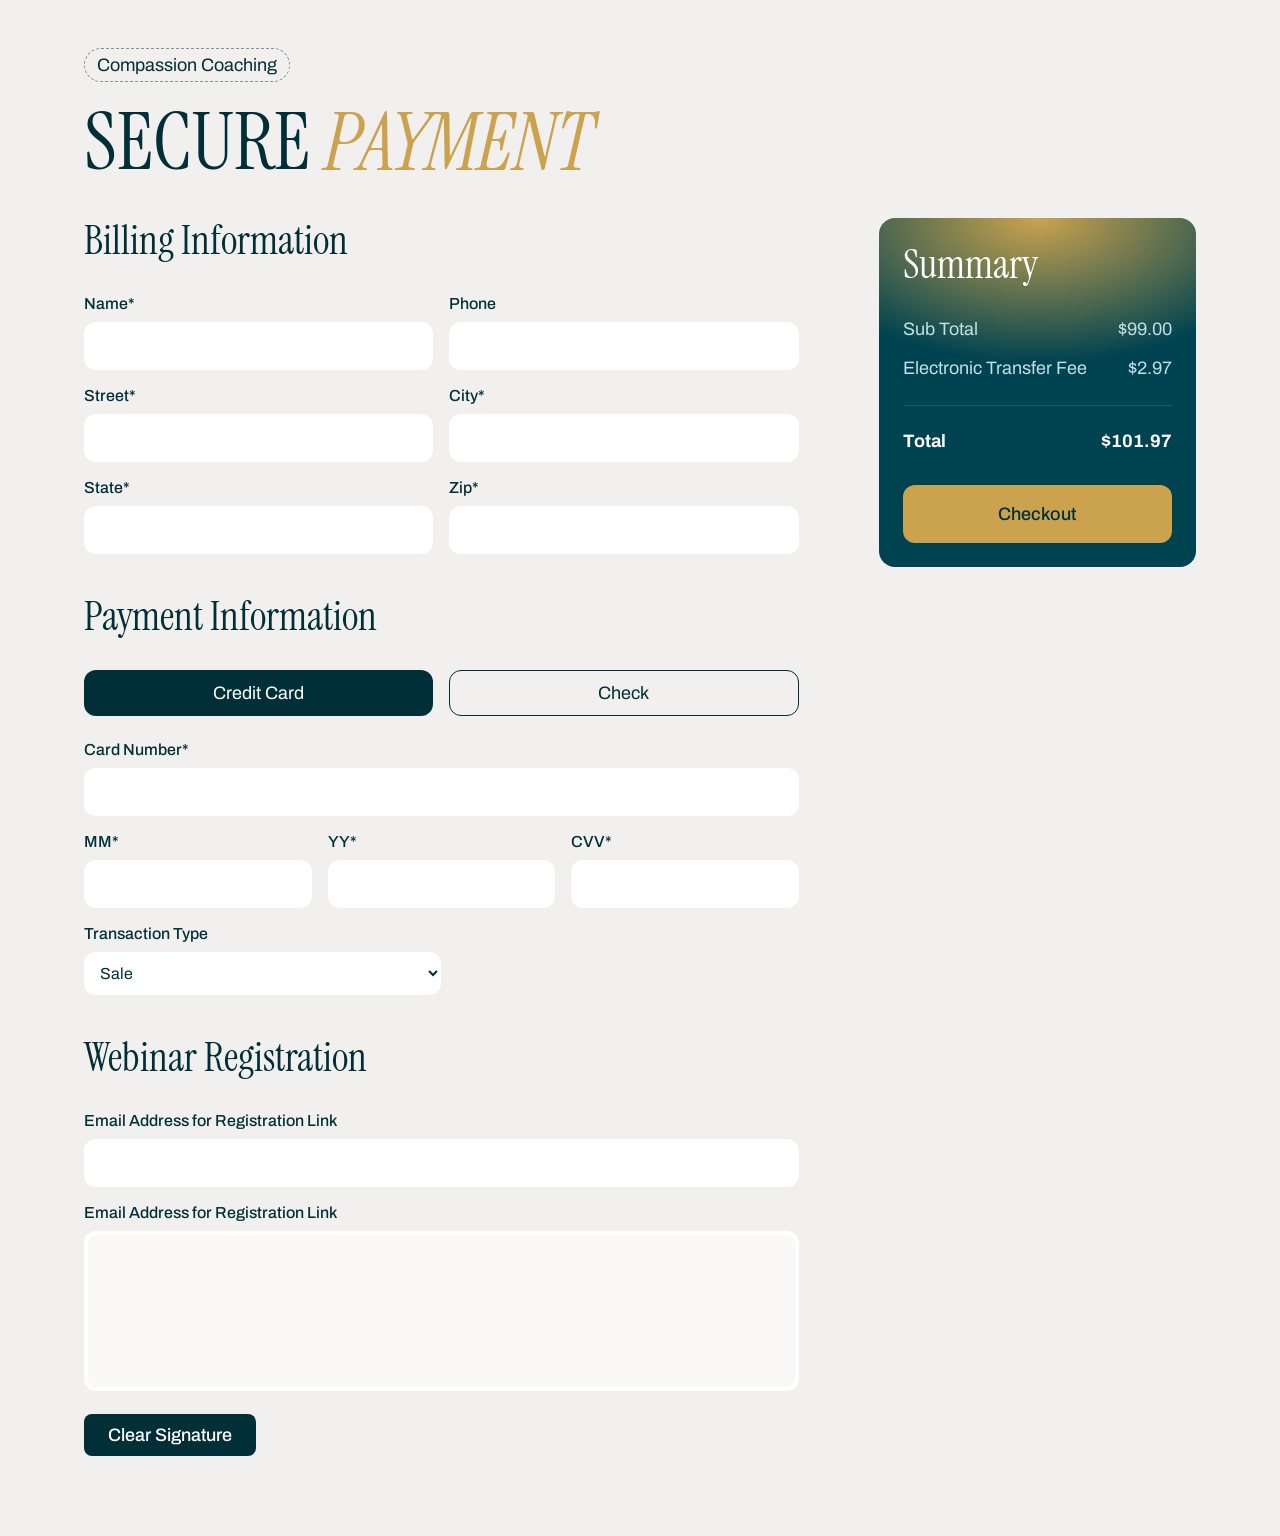
<file: payment.html>
<!doctype html>
<html lang="en">

<head>
    <meta charset="UTF-8" />
    <meta name="viewport" content="width=device-width, initial-scale=1.0" />
    <title>Secure Payment</title>
    <link rel="stylesheet" href="assets/css/splide.min.css" />
    <link rel="stylesheet" href="assets/css/style.css" />
</head>

<body>

    <section class="bg-offwhite min-h-screen py-12 px-4 md:px-8 lg:px-16">

        <div class="container">
            <form class="mb-8">

                <div class="mb-8">
                    <div
                        class="inline-block border border-dashed border-primary/48 rounded-full px-3 py-1 text-primary text-lg font-normal leading-6 mb-4">
                        Compassion Coaching
                    </div>
                    <h1 class="text-primary text-[80px] font-normal leading-[110%] font-instrument">
                        SECURE <span class="text-secondary instrument-font-italic">PAYMENT</span>
                    </h1>
                </div>

                <div class="grid grid-cols-1 lg:grid-cols-3 gap-20 items-start">

                    <div class="lg:col-span-2 space-y-10">

                        <!-- Billing -->
                        <div>
                            <h2 class="text-primary text-[40px] font-normal leading-[110%] font-instrument pb-2 mb-6">
                                Billing Information
                            </h2>

                            <div class="grid grid-cols-1 md:grid-cols-2 gap-4">
                                <div>
                                    <label class="block text-base font-medium leading-5 text-primary mb-2">Name*</label>
                                    <input type="text" required
                                        class="w-full bg-white text-primary border-0 rounded-xl p-3 focus:ring-2 focus:ring-secondary/50 outline-none">
                                </div>

                                <div>
                                    <label class="block text-base font-medium leading-5 text-primary mb-2">Phone</label>
                                    <input type="tel"
                                        class="w-full bg-white text-primary border-0 rounded-xl p-3 focus:ring-2 focus:ring-secondary/50 outline-none">
                                </div>

                                <div>
                                    <label class="block text-base font-medium leading-5 text-primary mb-2">Street*</label>
                                    <input type="text" required
                                        class="w-full bg-white text-primary border-0 rounded-xl p-3 focus:ring-2 focus:ring-secondary/50 outline-none">
                                </div>

                                <div>
                                    <label class="block text-base font-medium leading-5 text-primary mb-2">City*</label>
                                    <input type="text" required
                                        class="w-full bg-white text-primary border-0 rounded-xl p-3 focus:ring-2 focus:ring-secondary/50 outline-none">
                                </div>

                                <div>
                                    <label class="block text-base font-medium leading-5 text-primary mb-2">State*</label>
                                    <input type="text" required
                                        class="w-full bg-white text-primary border-0 rounded-xl p-3 focus:ring-2 focus:ring-secondary/50 outline-none">
                                </div>

                                <div>
                                    <label class="block text-base font-medium leading-5 text-primary mb-2">Zip*</label>
                                    <input type="text" required
                                        class="w-full bg-white text-primary border-0 rounded-xl p-3 focus:ring-2 focus:ring-secondary/50 outline-none">
                                </div>
                            </div>
                        </div>

                        <!-- Payment -->
                        <div>
                            <h2 class="text-primary text-[40px] font-normal leading-[110%] font-instrument pb-2 mb-6">
                                Payment Information
                            </h2>

                            <div class="grid grid-cols-2 gap-4 mb-6">
                                <button type="button" class="bg-primary text-white text-lg font-normal leading-6 py-2.5 rounded-xl">
                                    Credit Card
                                </button>
                                <button type="button"
                                    class="text-lg font-normal leading-6 bg-transparent border border-primary text-primary py-2.5 rounded-xl hover:bg-white transition-colors">
                                    Check
                                </button>
                            </div>

                            <div class="space-y-4">

                                <div>
                                    <label class="block text-base font-medium leading-5 text-primary mb-2">Card Number*</label>
                                    <input type="text" required placeholder=""
                                        class="w-full bg-white text-primary border-0 rounded-xl p-3 focus:ring-2 focus:ring-secondary/50 outline-none">
                                </div>

                                <div class="grid grid-cols-3 gap-4">
                                    <div>
                                        <label class="block text-base font-medium leading-5 text-primary mb-2">MM*</label>
                                        <input type="text" required maxlength="2" placeholder=""
                                            class="w-full bg-white text-primary border-0 rounded-xl p-3 text-center focus:ring-2 focus:ring-secondary/50 outline-none">
                                    </div>

                                    <div>
                                        <label class="block text-base font-medium leading-5 text-primary mb-2">YY*</label>
                                        <input type="text" required maxlength="2" placeholder=""
                                            class="w-full bg-white text-primary border-0 rounded-xl p-3 text-center focus:ring-2 focus:ring-secondary/50 outline-none">
                                    </div>

                                    <div>
                                        <label class="block text-base font-medium leading-5 text-primary mb-2">CVV*</label>
                                        <input type="password" required maxlength="4" placeholder=""
                                            class="w-full bg-white text-primary border-0 rounded-xl p-3 text-center focus:ring-2 focus:ring-secondary/50 outline-none">
                                    </div>
                                </div>

                                <div class="w-full md:w-1/2">
                                    <label class="block text-base font-medium leading-5 text-primary mb-2">Transaction Type</label>
                                    <select
                                        class="w-full bg-white text-primary border-0 rounded-xl p-3 focus:ring-2 focus:ring-secondary/50 outline-none">
                                        <option>Sale</option>
                                        <option>Authorization</option>
                                    </select>
                                </div>

                            </div>
                        </div>

                        <!-- Registration -->
                        <div class="space-y-4">
                            <h2 class="text-primary text-[40px] font-normal leading-[110%] font-instrument pb-2 mb-6">
                                Webinar Registration
                            </h2>

                            <div>
                                <label class="block text-base font-medium leading-5 text-primary mb-2">
                                    Email Address for Registration Link
                                </label>
                                <input type="email"
                                    class="w-full bg-white text-primary border-0 rounded-xl p-3 focus:ring-2 focus:ring-secondary/50 outline-none">
                            </div>

                            <div>
                                <label class="block text-base font-medium leading-5 text-primary mb-2">
                                    Email Address for Registration Link
                                </label>

                                <textarea
                                    placeholder=""
                                    class="w-full bg-[#FBF9F8] border-4 border-white rounded-xl min-h-40 p-4 text-primary resize-none outline-none focus:ring-1 focus:ring-secondary/50"
                                ></textarea>
                            </div>

                            <button type="button"
                                class="bg-primary text-white px-6 py-2.25 rounded-lg text-lg font-medium leading-6 hover:bg-secondary hover:text-primary transition-colors">
                                Clear Signature
                            </button>
                        </div>

                    </div>

                    <!-- Summary -->
                    <div class="lg:col-span-1 lg:sticky lg:top-12">
                        <div
                            class="rounded-2xl p-6 text-white relative overflow-hidden bg-[url('../images/summary-card-bg.svg')] bg-cover bg-center">

                            <h3 class="text-white text-[40px] font-normal leading-[110%] font-instrument mb-8">Summary</h3>

                            <div class="space-y-4 text-[#BFE0E6] text-lg font-normal leading-[130%] border-b border-white/12 pb-6">
                                <div class="flex justify-between">
                                    <span class="">Sub Total</span>
                                    <span>$99.00</span>
                                </div>
                                <div class="flex justify-between">
                                    <span class="">Electronic Transfer Fee</span>
                                    <span>$2.97</span>
                                </div>
                            </div>

                            <div class="flex justify-between items-baseline pt-6 mb-8">
                                <span class="text-lg font-bold leading-[130%]">Total</span>
                                <span class="text-lg font-bold leading-[130%]">$101.97</span>
                            </div>

                            <div class="w-full">
                                <a href="#"
                                    class="gsap-text-hover w-full block px-5 sm:px-8 py-2 sm:py-3.75 rounded-xl bg-secondary text-primary text-lg font-medium  transition duration-300 justify-center">

                                    <span class="gsap-text-hover-inner">
                                        <span class="text">Checkout</span>
                                        <span class="text-hover">Checkout</span>
                                    </span>

                                </a>
                            </div>

                        </div>
                    </div>

                </div>

            </form>
        </div>

    </section>

    <script src="assets/js/gsap.min.js"></script>
    <script src="assets/js/ScrollTrigger.min.js"></script>
    <script src="assets/js/SplitText.min.js"></script>
    <script src="assets/js/splide.min.js"></script>
    <script src="assets/js/splide-extension-auto-scroll.min.js"></script>
    <script src="assets/js/lenis.min.js"></script>
    <script src="assets/js/script.js"></script>

</body>

</html>
</file>
